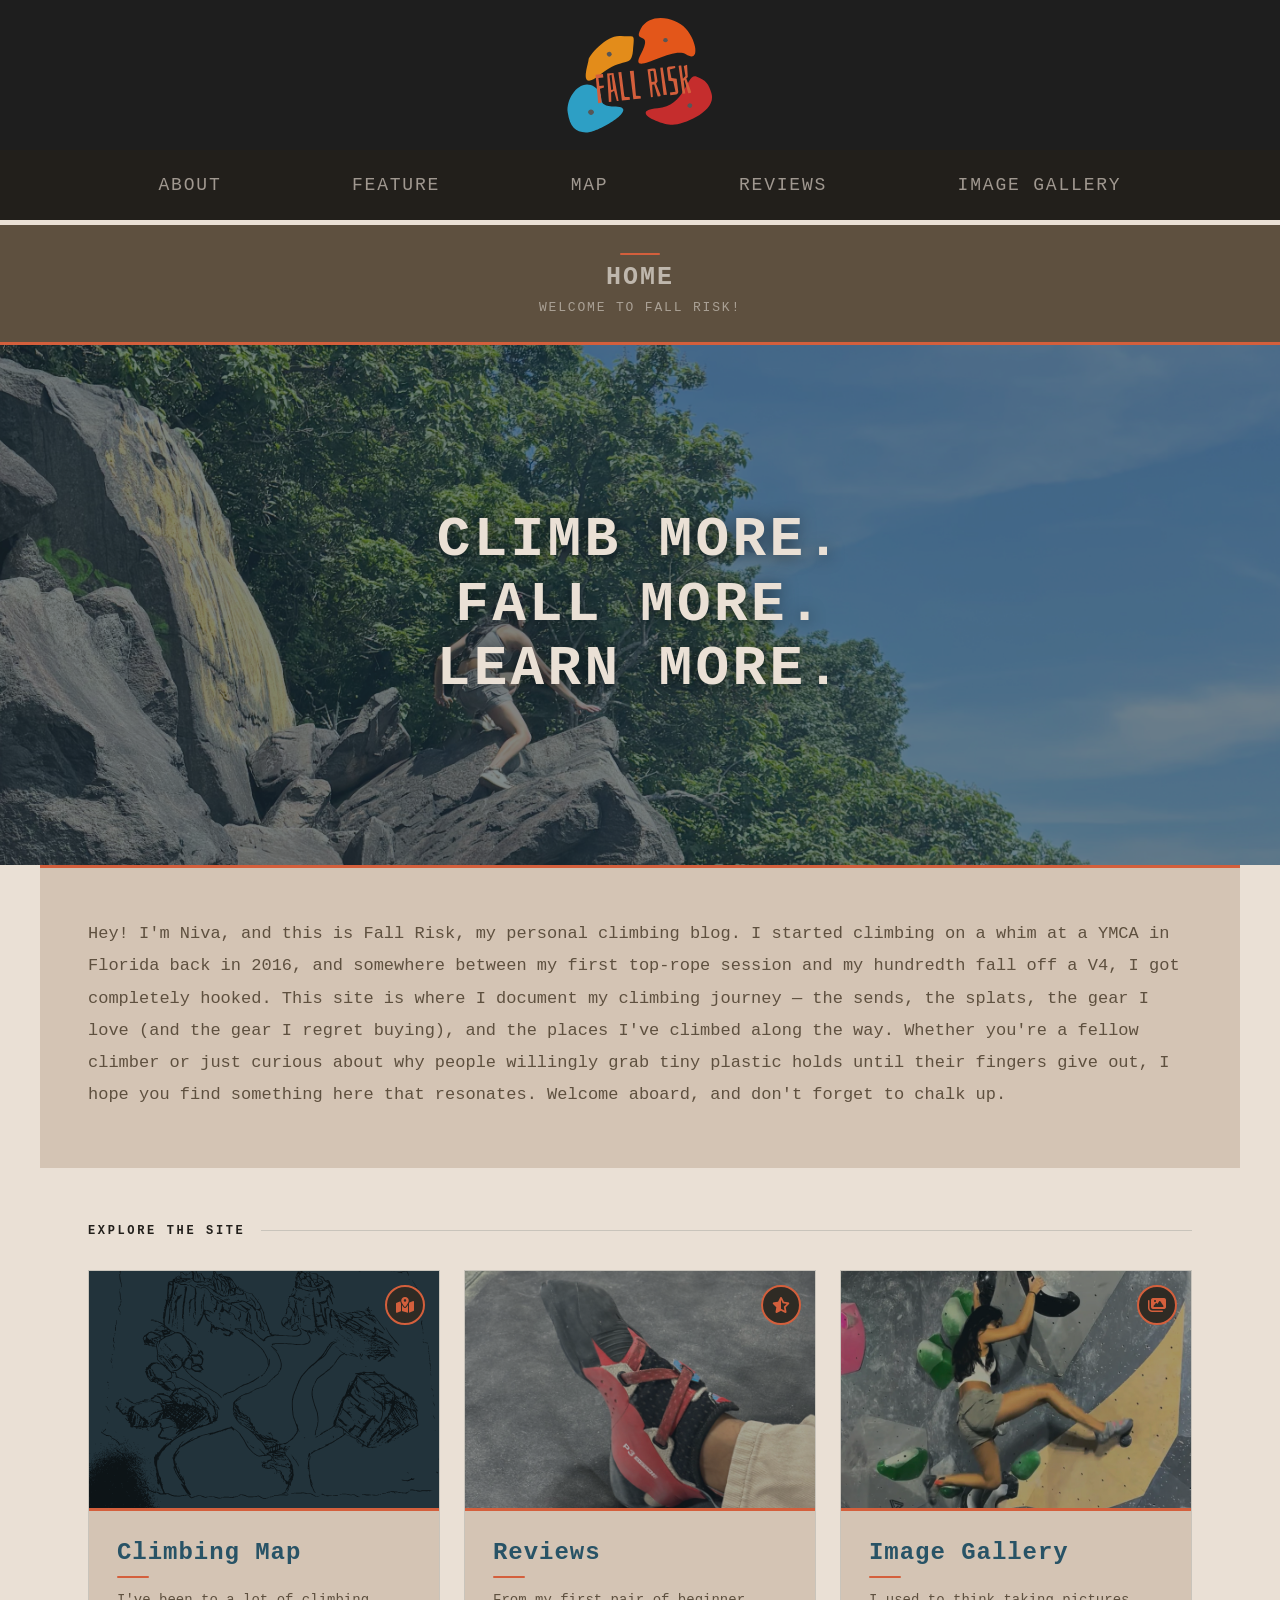
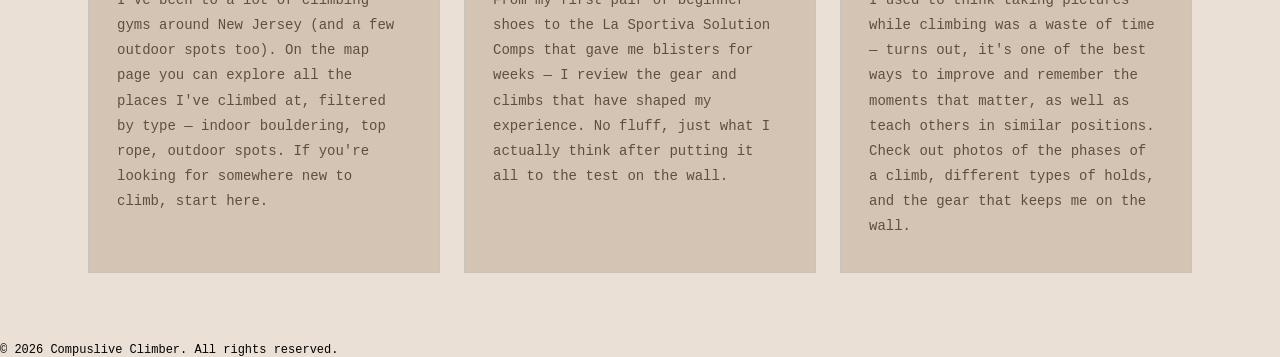
<file: index.html>
<!DOCTYPE html>
<html lang="en">

<head>
    <meta charset="UTF-8" />
    <meta name="viewport" content="width=device-width, initial-scale=1.0" />
    <link rel="stylesheet" href="styles.css">
    <link rel="stylesheet" href="https://cdnjs.cloudflare.com/ajax/libs/font-awesome/6.5.1/css/all.min.css">
    <title>Fall Risk</title>
</head>

<body>
    <div class="page-top">

        <div class="block block-logo" style="grid-area: logo">
            <a href="index.html"><img src="imgs/Untitled.svg" alt="Logo" class="logo-img" /></a>
        </div>

        <nav class="nav-bar" style="grid-area: nav;">
            <div class="nav-links">
                <a class="nav-link" href="about.html">About</a>
                <a class="nav-link" href="feature.html">Feature</a>
                <a class="nav-link" href="map.html">Map</a>
                <a class="nav-link" href="reviews.html">Reviews</a>
                <a class="nav-link" href="imagegallery.html">Image Gallery</a>
            </div>
        </nav>

        <div class="block block-header" style="grid-area: header">
            <div class="header-rule"></div>
            <span class="title" style="font-size:25px; opacity:.7;">Home</span>
            <span class="subtitle">Welcome to Fall Risk!</span>
        </div>

    </div>

    <main>
        <section class="home-lead">
            <div class="lead-banner">
                <img src="imgs/homebanner.png" alt="Climbing banner — replace with your own image" />
                <div class="lead-overlay">
                    <h1 class="lead-primary">Climb More.<br>Fall More.<br>Learn More.</h1>
                </div>
            </div>

            <div class="lead-intro">
                <p>
                    Hey! I'm Niva, and this is Fall Risk, my personal climbing blog. I started climbing on a whim
                    at a YMCA in Florida back in 2016, and somewhere between my first top-rope session and my hundredth
                    fall off a V4, I got completely hooked. This site is where I document my climbing journey — the
                    sends,
                    the splats, the gear I love (and the gear I regret buying), and the places I've climbed along the
                    way.
                    Whether you're a fellow climber or just curious about why people willingly grab tiny plastic holds
                    until their fingers give out, I hope you find something here that resonates. Welcome aboard, and
                    don't forget to chalk up.
                </p>
            </div>
        </section>
        <section class="home-showcase">
            <div class="showcase-heading">Explore the Site</div>
            <div class="showcase-grid">

                <a href="map.html" class="showcase-card">
                    <div class="showcase-img-wrap">
                        <img src="imgs/map.svg" alt="Interactive climbing map preview" />
                        <span class="showcase-badge"><i class="fa-solid fa-map-location-dot"></i></span>
                    </div>
                    <div class="showcase-text">
                        <h3>Climbing Map</h3>
                        <div class="showcase-rule"></div>
                        <p>I've been to a lot of climbing gyms around New Jersey (and a few outdoor spots too). On
                            the map page you can explore all the places I've climbed at, filtered by type — indoor
                            bouldering, top rope, outdoor spots. If you're looking for somewhere new to climb, start
                            here.</p>
                    </div>
                </a>
                <a href="reviews.html" class="showcase-card">
                    <div class="showcase-img-wrap">
                        <img src="imgs/shoereview.jpg" alt="Climbing gear reviews preview" />
                        <span class="showcase-badge"><i class="fa-solid fa-star-half-stroke"></i></span>
                    </div>
                    <div class="showcase-text">
                        <h3>Reviews</h3>
                        <div class="showcase-rule"></div>
                        <p>From my first pair of beginner shoes to the La Sportiva Solution Comps that gave me blisters
                            for weeks — I review the gear and climbs that have shaped my experience. No
                            fluff, just what I actually think after putting it all to the test on the wall.</p>
                    </div>
                </a>
                <a href="imagegallery.html" class="showcase-card">
                    <div class="showcase-img-wrap">
                        <img src="imgs/group1-2.jpg" alt="Image gallery preview" />
                        <span class="showcase-badge"><i class="fa-solid fa-images"></i></span>
                    </div>
                    <div class="showcase-text">
                        <h3>Image Gallery</h3>
                        <div class="showcase-rule"></div>
                        <p>I used to think taking pictures while climbing was a waste of time — turns out, it's one of
                            the best ways to improve and remember the moments that matter, as well as teach others in
                            similar positions. Check out photos of the
                            phases of a climb, different types of holds, and the gear that keeps me on the wall.</p>
                    </div>
                </a>
            </div>
        </section>
    </main>
    <footer>
        <p>&copy; 2026 Compuslive Climber. All rights reserved.</p>
    </footer>
</body>

</html>
</file>
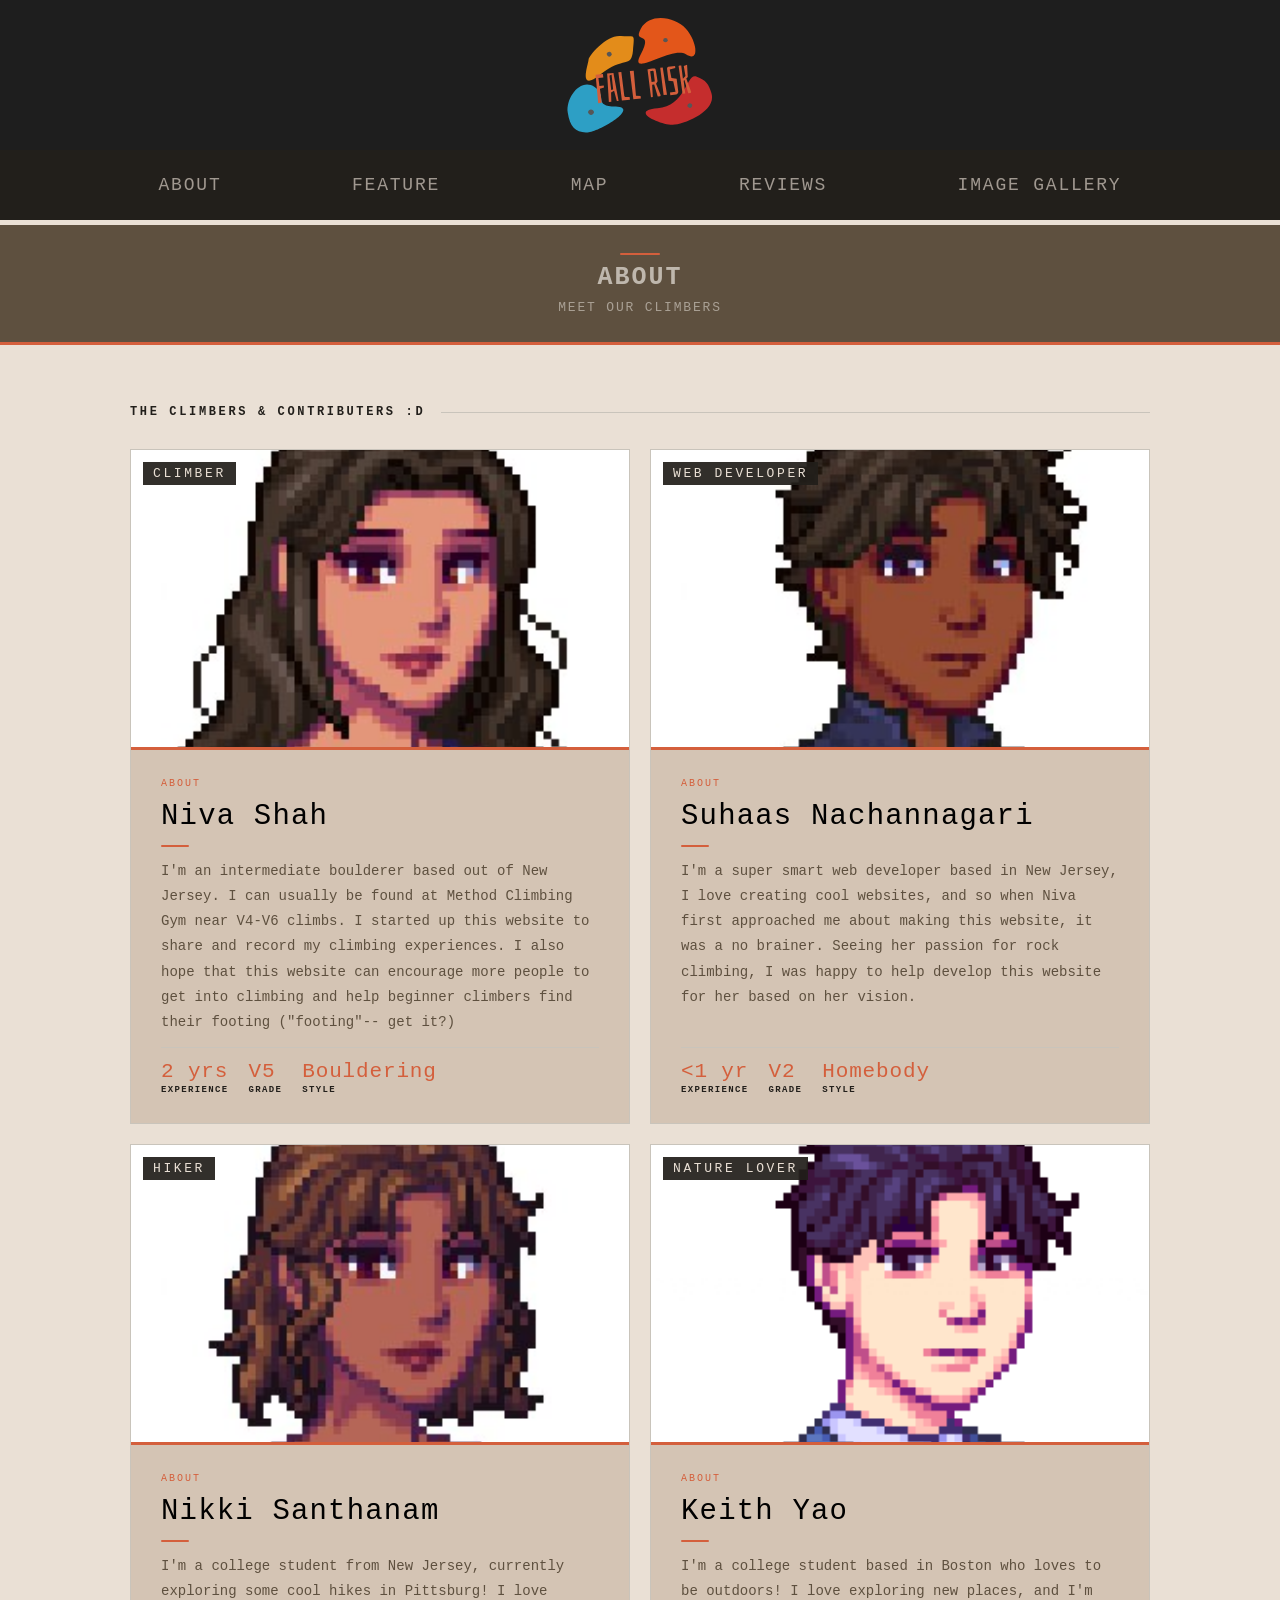
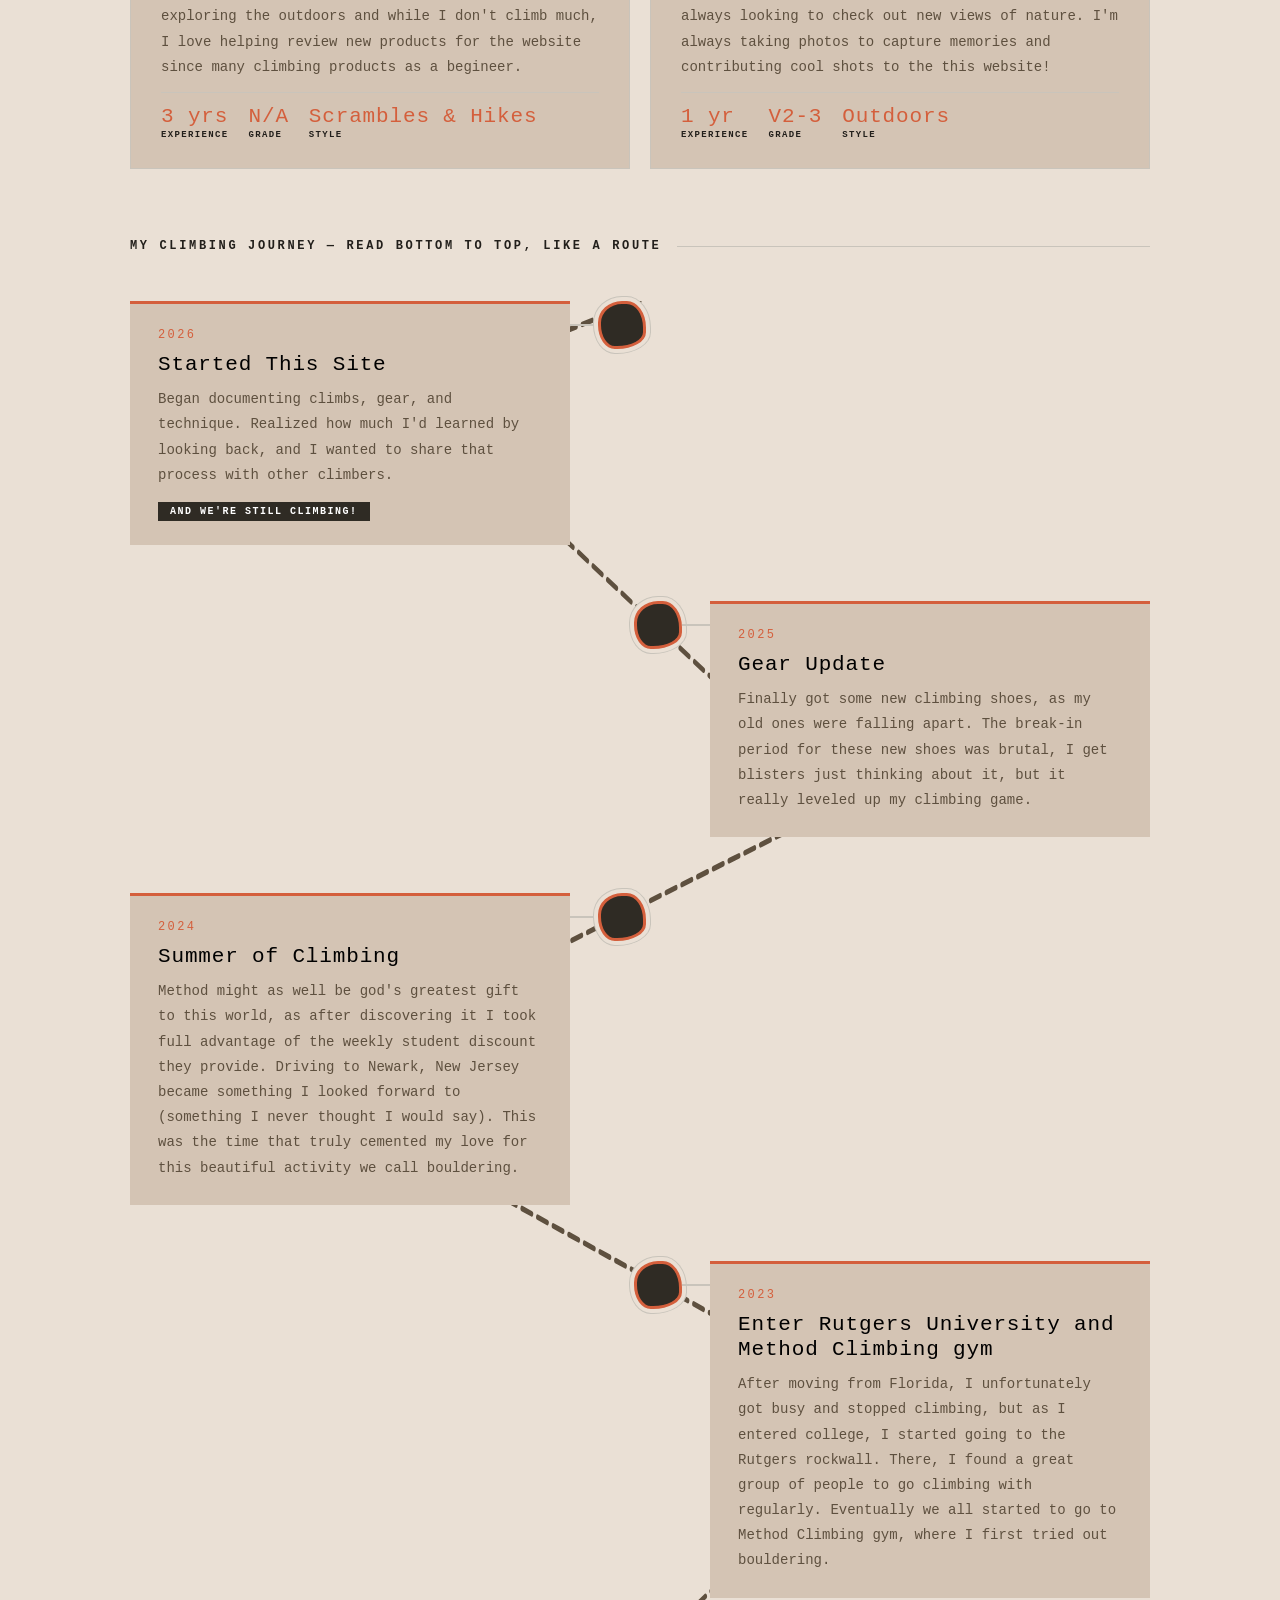
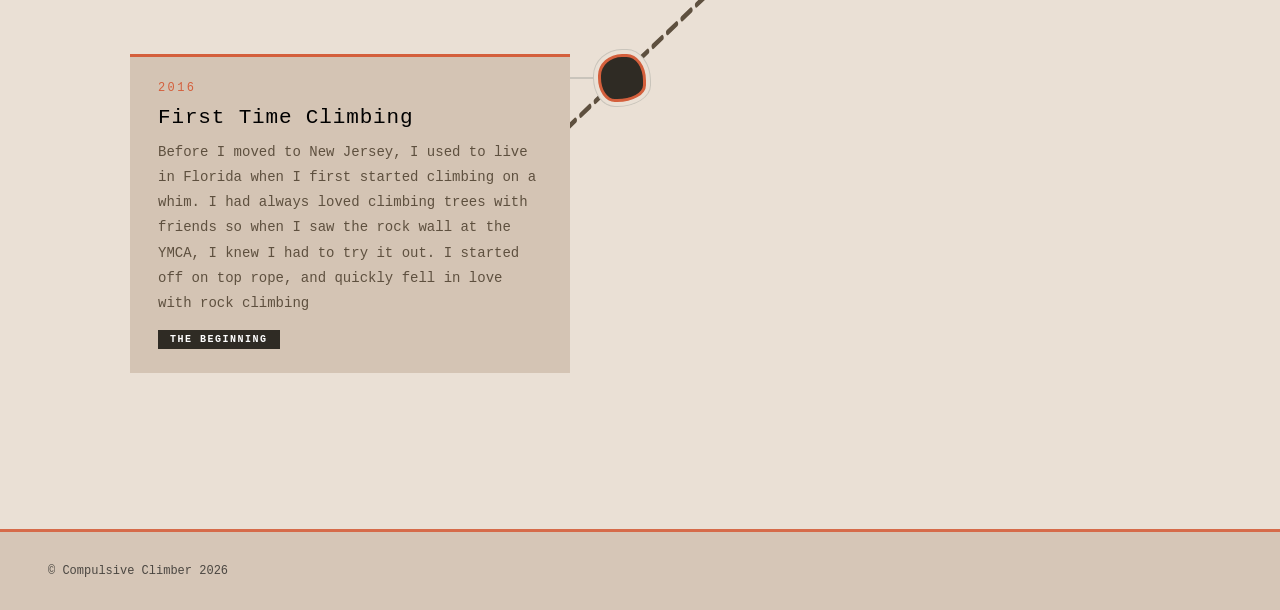
<file: about.html>
<!DOCTYPE html>
<html lang="en">

<head>
    <meta charset="UTF-8" />
    <meta name="viewport" content="width=device-width, initial-scale=1.0" />
    <link rel="stylesheet" href="styles.css">
    <title>About</title>
</head>

<body>
    <div class="page-top">

        <div class="block block-logo" style="grid-area: logo">
            <a href="index.html"><img src="imgs/Untitled.svg" alt="Logo" class="logo-img" /></a>
        </div>

        <nav class="nav-bar" style="grid-area: nav;">
            <div class="nav-links">
                <a class="nav-link" href="about.html">About</a>
                <a class="nav-link" href="#">Feature</a>
                <a class="nav-link" href="map.html">Map</a>
                <a class="nav-link" href="reviews.html">Reviews</a>
                <a class="nav-link" href="imagegallery.html">Image Gallery</a>
            </div>
        </nav>

        <div class="block block-header" style="grid-area: header">
            <div class="header-rule"></div>
            <span class="title" style="font-size:25px; opacity:.7;">About</span>
            <span class="subtitle">Meet our climbers</span>
        </div>

    </div>
    <div class="about-wrapper">
        <div class="bio-heading">The Climbers & Contributers :D</div>
        <div class="bio-grid">
            <div class="bio-card">
                <div class="bio-img-block">
                    <span class="bio-label">Climber</span>
                    <img src="imgs/about-page1.jpg" alt="Niva" />
                </div>
                <div class="bio-text-block">
                    <span class="bio-tag">About</span>
                    <div class="bio-name">Niva Shah</div>
                    <div class="bio-rule"></div>
                    <p>I'm an intermediate boulderer based out of New Jersey. I can usually be found at Method Climbing
                        Gym near V4-V6 climbs. I started up this website to share and record my climbing experiences. I
                        also hope that this website can encourage more people to get into climbing and help beginner
                        climbers find their footing ("footing"-- get it?) </p>
                    <div class="bio-stats">
                        <div class="bio-stat"><span class="stat-val">2 yrs</span><span
                                class="stat-label">Experience</span></div>
                        <div class="bio-stat"><span class="stat-val">V5</span><span class="stat-label">Grade</span>
                        </div>
                        <div class="bio-stat"><span class="stat-val">Bouldering</span><span
                                class="stat-label">Style</span></div>
                    </div>
                </div>
            </div>
            <div class="bio-card">
                <div class="bio-img-block">
                    <span class="bio-label">Web Developer</span>
                    <img src="imgs/about-page3.jpg" alt="Suhaas Nachannagari" />
                </div>
                <div class="bio-text-block">
                    <span class="bio-tag">About</span>
                    <div class="bio-name">Suhaas Nachannagari</div>
                    <div class="bio-rule"></div>
                    <p>I'm a super smart web developer based in New Jersey, I love creating cool websites, and so
                        when Niva first approached me about making this website, it was a no brainer. Seeing her passion
                        for rock climbing, I was happy to help develop this website for her based on her vision.</p>
                    <div class="bio-stats">
                        <div class="bio-stat"><span class="stat-val">
                                <1 yr </span><span class="stat-label">Experience</span></div>
                        <div class="bio-stat"><span class="stat-val">V2</span><span class="stat-label">Grade</span>
                        </div>
                        <div class="bio-stat"><span class="stat-val">Homebody</span><span
                                class="stat-label">Style</span></div>
                    </div>
                </div>
            </div>
            <div class="bio-card">
                <div class="bio-img-block">
                    <span class="bio-label">Hiker</span>
                    <img src="imgs/about-page2.jpg" alt="Nikki" />
                </div>
                <div class="bio-text-block">
                    <span class="bio-tag">About</span>
                    <div class="bio-name">Nikki Santhanam</div>
                    <div class="bio-rule"></div>
                    <p> I'm a college student from New Jersey, currently exploring some cool hikes in Pittsburg! I love
                        exploring the outdoors and while I don't climb much, I love helping review new products for the
                        website since many climbing products as a begineer. </p>
                    <div class="bio-stats">
                        <div class="bio-stat"><span class="stat-val">3 yrs</span><span
                                class="stat-label">Experience</span></div>
                        <div class="bio-stat"><span class="stat-val">N/A</span><span class="stat-label">Grade</span>
                        </div>
                        <div class="bio-stat"><span class="stat-val">Scrambles & Hikes</span><span
                                class="stat-label">Style</span></div>
                    </div>
                </div>
            </div>
            <div class="bio-card">
                <div class="bio-img-block">
                    <span class="bio-label">Nature Lover</span>
                    <img src="imgs/about-page4.png" alt="Keith" />
                </div>
                <div class="bio-text-block">
                    <span class="bio-tag">About</span>
                    <div class="bio-name">Keith Yao</div>
                    <div class="bio-rule"></div>
                    <p>I'm a college student based in Boston who loves to be outdoors! I love exploring new places, and
                        I'm always looking to check out new views of nature. I'm always taking photos to capture
                        memories and contributing cool shots to the this website!</p>
                    <div class="bio-stats">
                        <div class="bio-stat"><span class="stat-val">1 yr</span><span
                                class="stat-label">Experience</span></div>
                        <div class="bio-stat"><span class="stat-val">V2-3</span><span class="stat-label">Grade</span>
                        </div>
                        <div class="bio-stat"><span class="stat-val">Outdoors</span><span
                                class="stat-label">Style</span></div>
                    </div>
                </div>
            </div>
        </div>
        <div class="timeline-section">
            <div class="timeline-heading">My Climbing Journey — read bottom to top, like a route</div>
            <div class="climb-wall">
                <svg class="climb-rope" preserveAspectRatio="none" viewBox="0 0 1000 900"
                    xmlns="http://www.w3.org/2000/svg">
                    <polyline points="500,0 275,50 700,270 160,420 750,600 100,940" fill="none" stroke="#5e503f"
                        stroke-width="3" stroke-dasharray="10 6" stroke-linecap="round" />
                </svg>
                <div class="climb-event left">
                    <div class="event-content">
                        <span class="event-year">2026</span>
                        <div class="event-title">Started This Site</div>
                        <p class="event-body">Began documenting climbs, gear, and technique. Realized how much I'd
                            learned by looking back, and I wanted to share that process with other climbers.</p>
                        <span class="grade-badge">And We're Still Climbing!</span>
                    </div>
                    <div class="event-connector"></div>
                    <div class="hold jug" title="Jug hold"></div>
                </div>
                <div class="climb-event right">
                    <div class="hold pinch" title="Pinch hold"></div>
                    <div class="event-connector"></div>
                    <div class="event-content">
                        <span class="event-year">2025</span>
                        <div class="event-title">Gear Update</div>
                        <p class="event-body">Finally got some new climbing shoes, as my old ones were falling apart.
                            The break-in period for these new shoes was brutal, I get blisters just thinking about it,
                            but it really leveled up my climbing game.</p>
                    </div>
                </div>
                <div class="climb-event left">
                    <div class="event-content">
                        <span class="event-year">2024</span>
                        <div class="event-title">Summer of Climbing</div>
                        <p class="event-body"> Method might as well be god's greatest gift to this world, as after
                            discovering
                            it I took full advantage of the weekly student discount they provide. Driving to Newark, New
                            Jersey
                            became something
                            I looked forward to (something I never thought I would say). This was the time that truly
                            cemented my love
                            for this beautiful activity we call bouldering.
                        </p>
                    </div>
                    <div class="event-connector"></div>
                    <div class="hold sloper" title="Sloper hold"></div>
                </div>
                <div class="climb-event right">
                    <div class="hold crimp" title="Crimp hold"></div>
                    <div class="event-connector"></div>
                    <div class="event-content">
                        <span class="event-year">2023</span>
                        <div class="event-title">Enter Rutgers University and Method Climbing gym</div>
                        <p class="event-body">After moving from Florida, I unfortunately got busy and stopped climbing,
                            but as I entered college, I started going to the Rutgers rockwall. There, I found a great
                            group of people to go climbing with regularly. Eventually we all started to go to Method
                            Climbing gym, where I first tried out bouldering. </p>
                    </div>
                </div>
                <div class="climb-event left">
                    <div class="event-content">
                        <span class="event-year">2016</span>
                        <div class="event-title">First Time Climbing</div>
                        <p class="event-body">Before I moved to New Jersey, I used to live in Florida when I first
                            started climbing on a whim. I had always loved climbing trees with friends so when I saw the
                            rock wall at the YMCA, I knew I had to try it out. I started off on top rope, and quickly
                            fell in love with rock climbing</p>
                        <span class="grade-badge">The Beginning</span>
                    </div>
                    <div class="event-connector"></div>
                    <div class="hold pocket" title="Pocket hold"></div>
                </div>
                <div class="climb-start">
                    <span class="start-label"> </span>
                </div>

            </div>
        </div>
    </div>
    <footer>
        <div  class="block block-content" style="grid-area: footer"> © Compulsive Climber 2026
        </div>
    </footer>
</body>

</html>
</file>
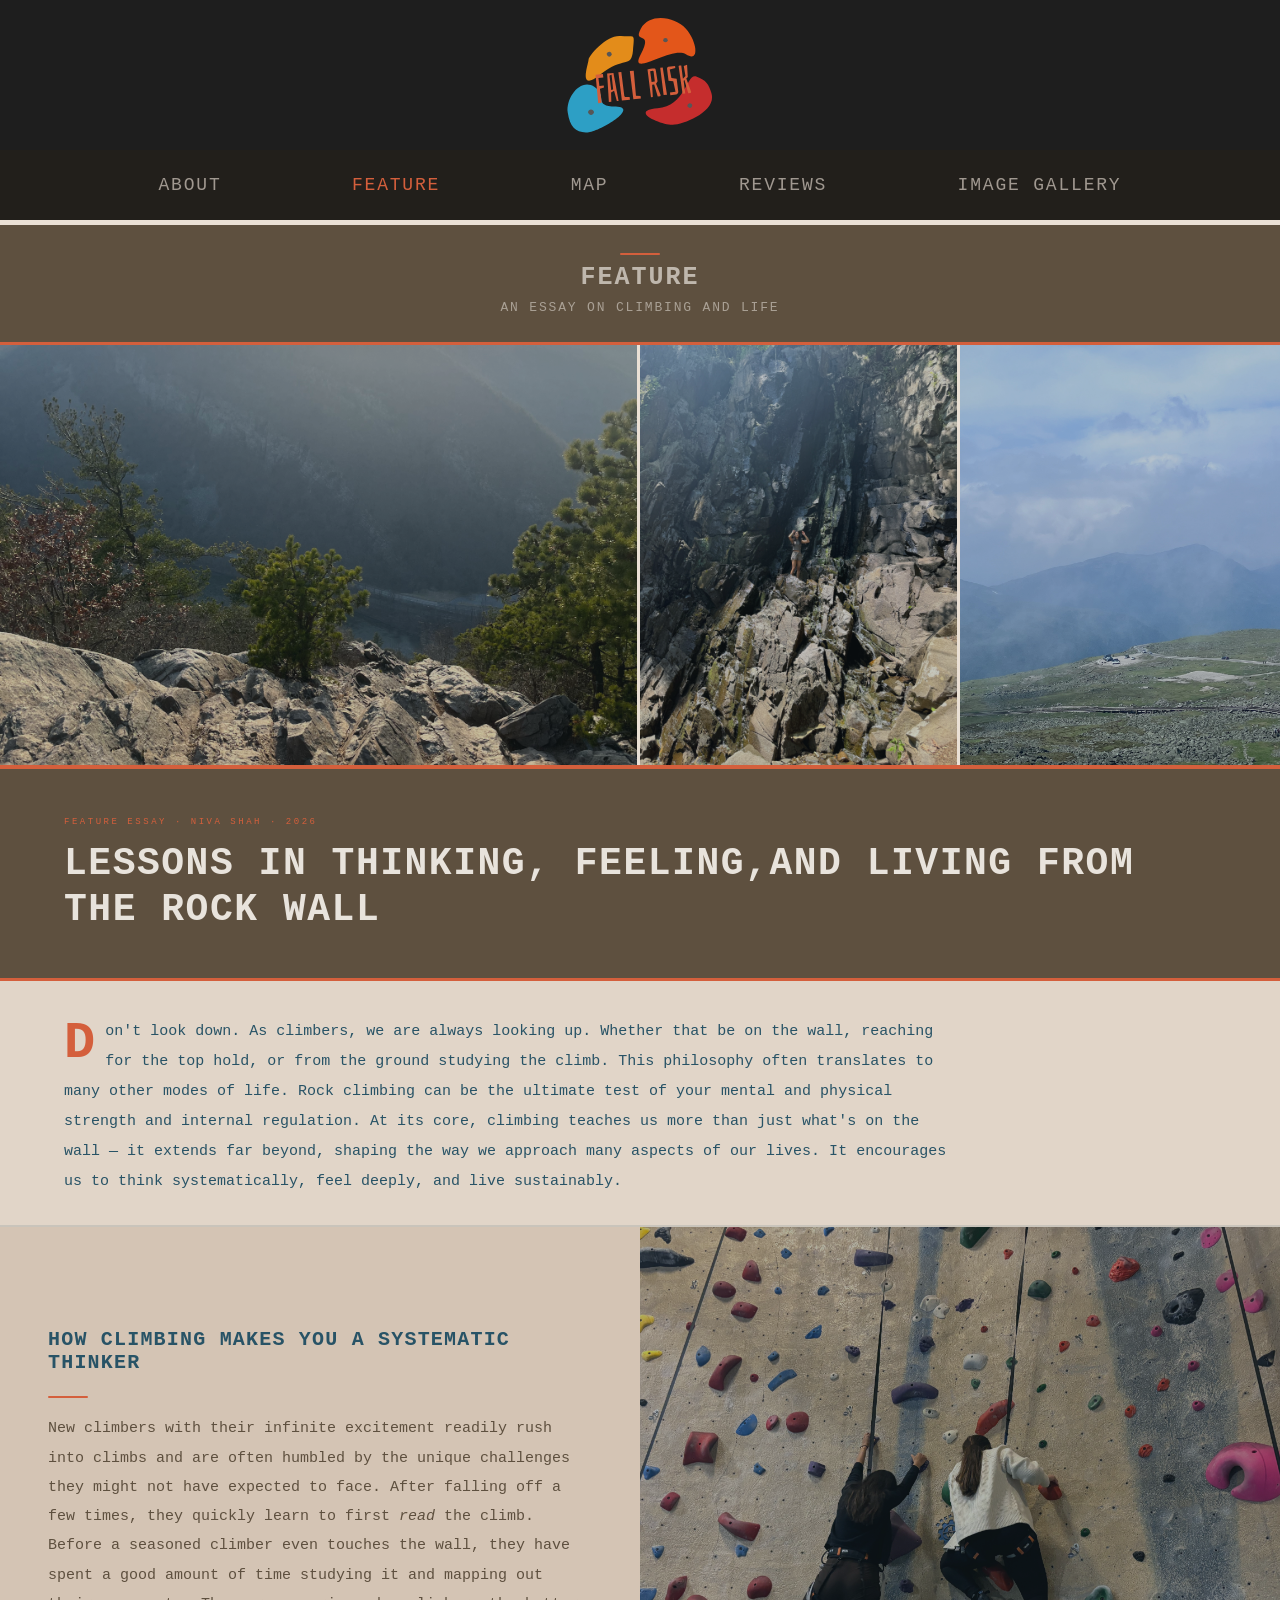
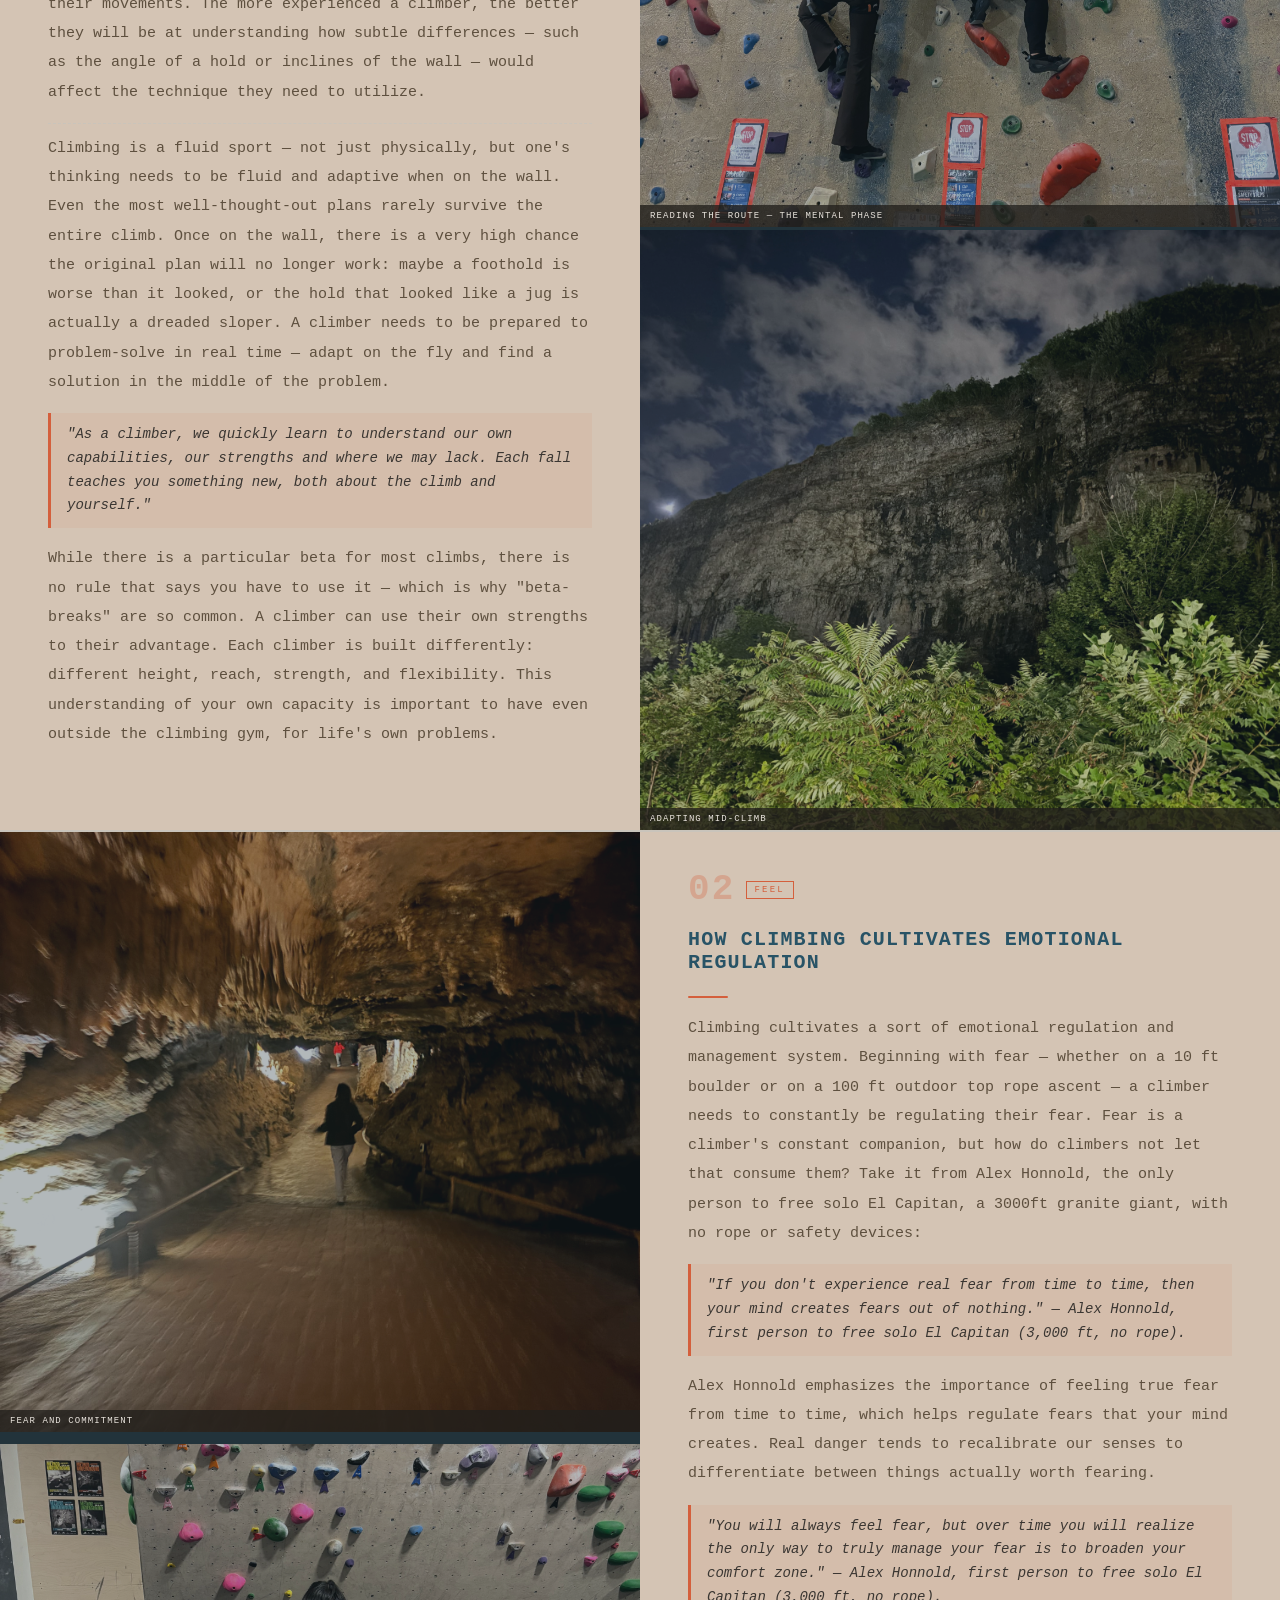
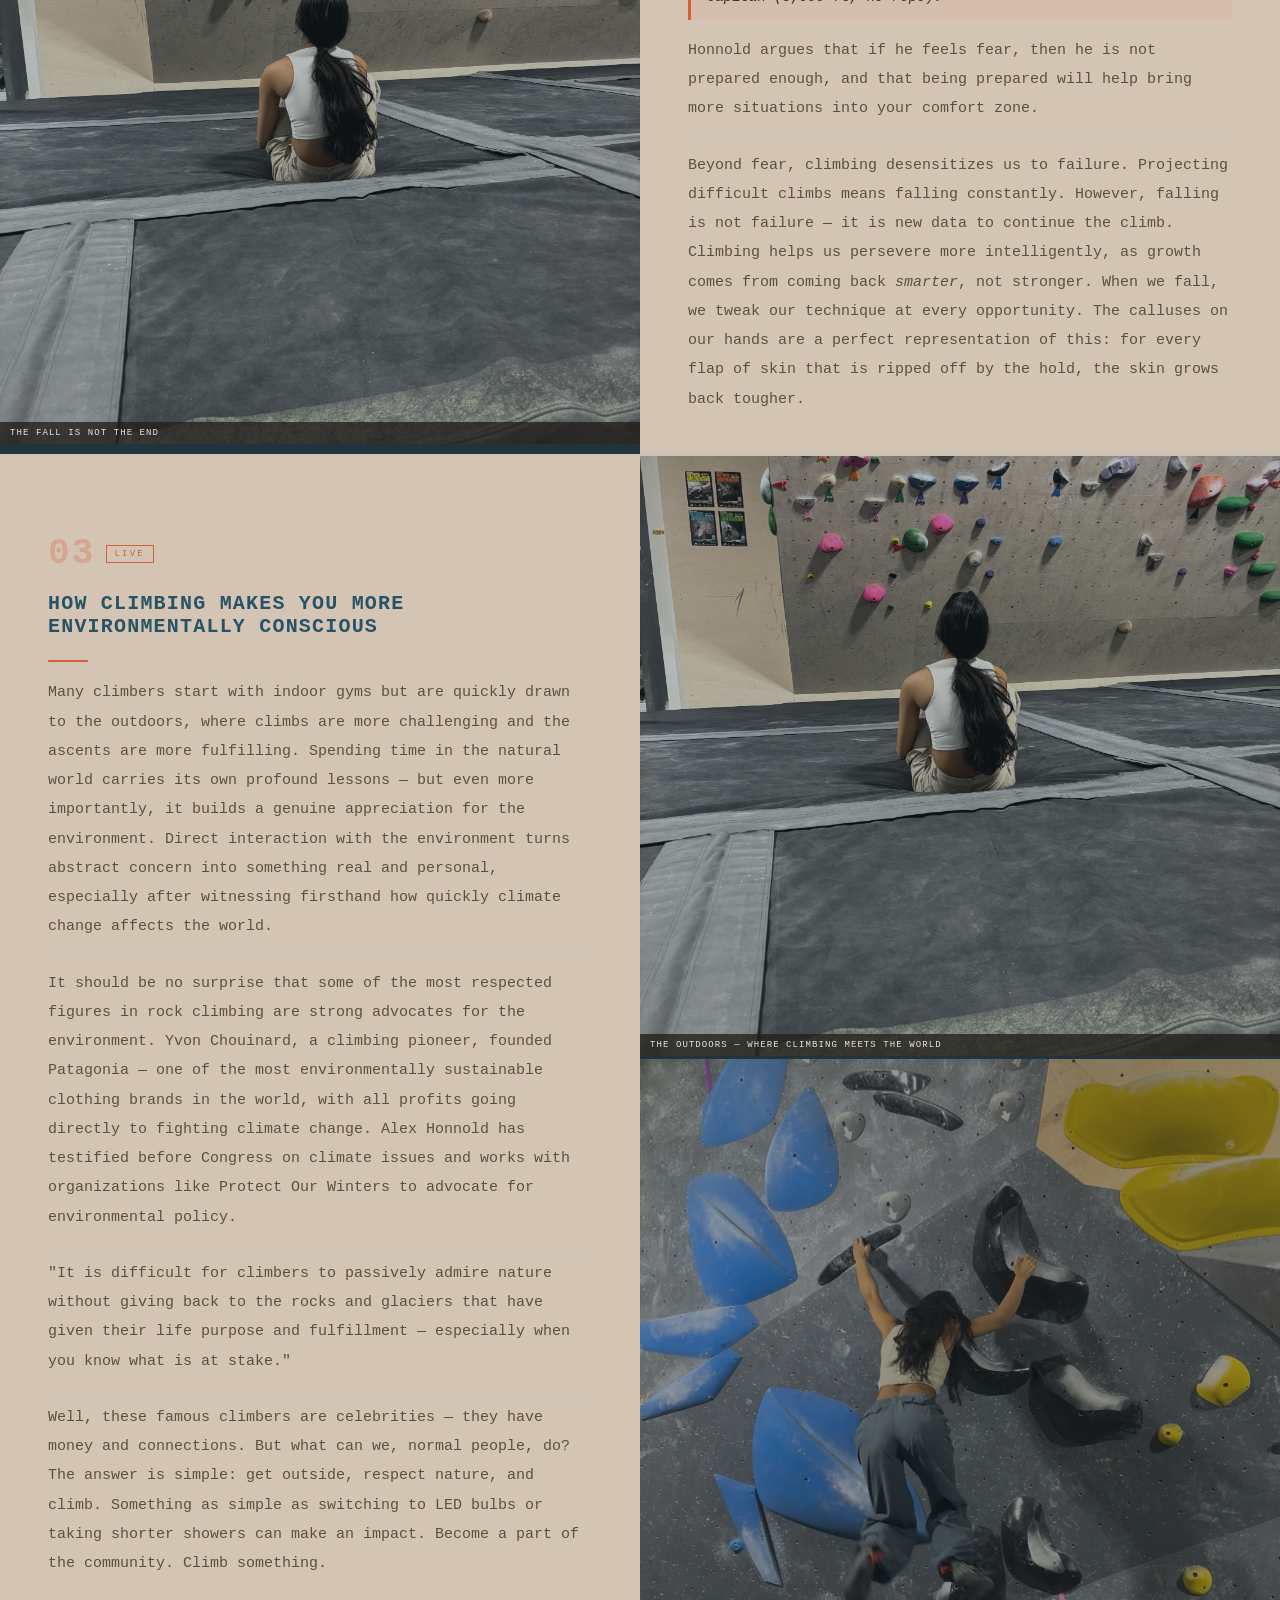
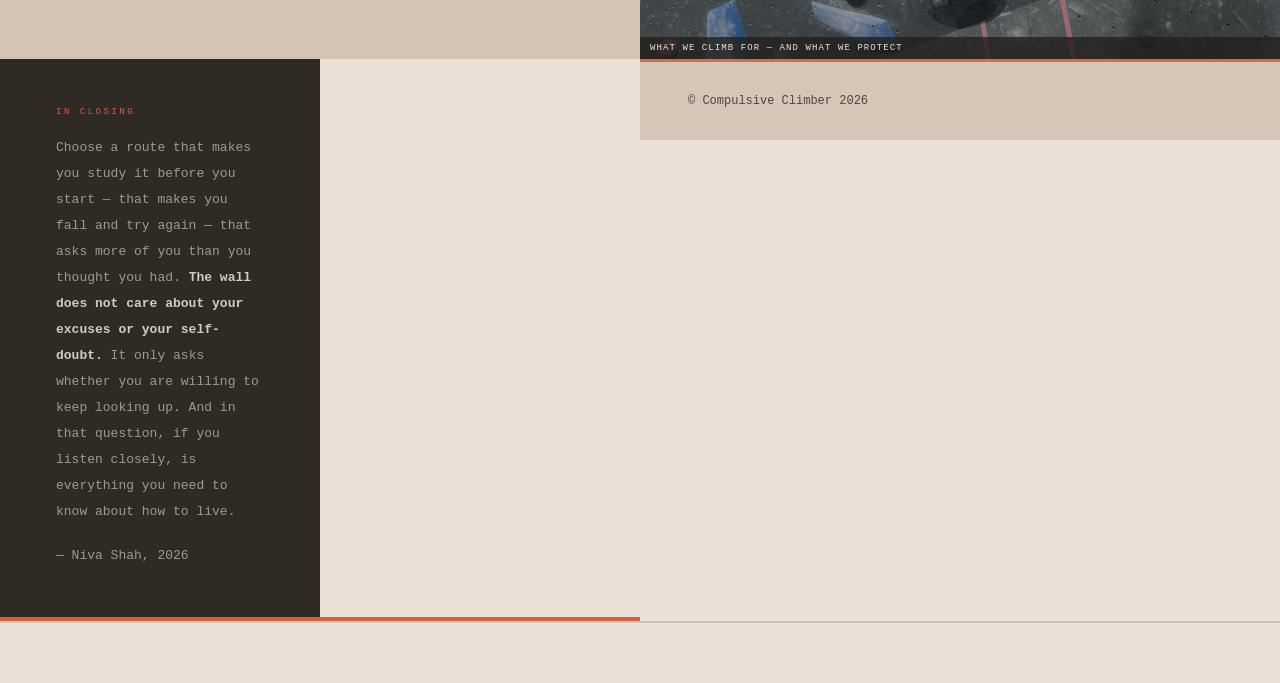
<file: feature.html>
<!DOCTYPE html>
<html lang="en">
<head>
    <meta charset="UTF-8" />
    <meta name="viewport" content="width=device-width, initial-scale=1.0" />
    <link rel="stylesheet" href="styles.css">
    <title>Feature — Lessons from the Wall</title>
   
</head>

<body>
<div class="page-top">

    <div class="block block-logo" style="grid-area: logo">
        <a href="index.html"><img src="imgs/Untitled.svg" alt="Logo" class="logo-img" /></a>
    </div>

    <nav class="nav-bar" style="grid-area: nav;">
        <div class="nav-links">
            <a class="nav-link" href="about.html">About</a>
            <a class="nav-link" href="feature.html" style="color: var(--accent);">Feature</a>
            <a class="nav-link" href="map.html">Map</a>
            <a class="nav-link" href="reviews.html">Reviews</a>
            <a class="nav-link" href="imagegallery.html">Image Gallery</a>
        </div>
    </nav>

    <div class="block block-header" style="grid-area: header">
        <div class="header-rule"></div>
        <span class="title" style="font-size:25px; opacity:.7;">Feature</span>
        <span class="subtitle">An essay on climbing and life</span>
    </div>

</div>

<div class="feature-wrapper">
    <div class="feature-hero">

        <div class="hero-slot">
                <img class="hero-img" src="imgs/IMG_0046.JPG" alt="...">
>

        </div>

        <div class="hero-slot">
                <img class="hero-img" src="imgs/IMG_2108.JPG" alt="...">

        </div>

        <div class="hero-slot">
                <img class="hero-img" src="imgs/IMG_2851.JPG" alt="...">

        </div>

    </div>
    <div class="feature-title-block">
        <div class="feature-kicker">Feature Essay · Niva Shah · 2026</div>
        <div class="feature-title">
            Lessons in Thinking, Feeling,and Living from the Rock Wall
        </div>
    </div>

    <div class="feature-intro">
        <p>
            Don't look down. As climbers, we are always looking up. Whether that be on the wall,
            reaching for the top hold, or from the ground studying the climb. This philosophy often
            translates to many other modes of life. Rock climbing can be the ultimate test of your
            mental and physical strength and internal regulation. At its core, climbing teaches us more
            than just what's on the wall — it extends far beyond, shaping the way we approach many
            aspects of our lives. It encourages us to think systematically, feel deeply, and live sustainably.
        </p>
    </div>
    <div class="feature-section">

        <div class="section-text">
            <div class="section-label">
           
            </div>
            <div class="section-heading">How Climbing Makes You a Systematic Thinker</div>
            <div class="header-rule"></div>

            <p>
                New climbers with their infinite excitement readily rush into climbs and are often
                humbled by the unique challenges they might not have expected to face. After falling
                off a few times, they quickly learn to first <em>read</em> the climb. Before a seasoned
                climber even touches the wall, they have spent a good amount of time studying it and
                mapping out their movements. The more experienced a climber, the better they will be at
                understanding how subtle differences — such as the angle of a hold or inclines of the
                wall — would affect the technique they need to utilize.
            </p>

            <p>
                Climbing is a fluid sport — not just physically, but one's thinking needs to be fluid
                and adaptive when on the wall. Even the most well-thought-out plans rarely survive the
                entire climb. Once on the wall, there is a very high chance the original plan will no
                longer work: maybe a foothold is worse than it looked, or the hold that looked like a
                jug is actually a dreaded sloper. A climber needs to be prepared to problem-solve in
                real time — adapt on the fly and find a solution in the middle of the problem.
            </p>

            <div class="pull-quote">
                "As a climber, we quickly learn to understand our own capabilities, our strengths and
                where we may lack. Each fall teaches you something new, both about the climb and yourself."
            </div>

            <p>
                While there is a particular beta for most climbs, there is no rule that says you have
                to use it — which is why "beta-breaks" are so common. A climber can use their own
                strengths to their advantage. Each climber is built differently: different height, reach,
                strength, and flexibility. This understanding of your own capacity is important to have
                even outside the climbing gym, for life's own problems.
            </p>
        </div>

        <div class="section-images">
            <div class="img-slot">
                    <img class="hero-img" src="imgs/IMG_4330.JPG" alt="...">

                <div class="slot-caption">Reading the route — the mental phase</div>
            </div>
            <div class="img-slot">
                    <img class="hero-img" src="imgs/IMG_6488.jpg" alt="...">

                <div class="slot-caption">Adapting mid-climb</div>
            </div>
        </div>

    </div>

    <div class="feature-section reverse">

        <div class="section-text">
            <div class="section-label">
                <span class="section-num">02</span>
                <span class="section-tag">Feel</span>
            </div>
            <div class="section-heading">How Climbing Cultivates Emotional Regulation</div>
            <div class="header-rule"></div>

            <p>
                Climbing cultivates a sort of emotional regulation and management system. Beginning with
                fear — whether on a 10 ft boulder or on a 100 ft outdoor top rope ascent — a climber
                needs to constantly be regulating their fear. Fear is a climber's constant companion,
                but how do climbers not let that consume them?  Take it from Alex Honnold, the only person to free solo El Capitan, a 3000ft granite giant, with no rope or safety devices:
            </p>

            <div class="pull-quote">
                "If you don't experience real fear from time to time, then your mind creates fears
                out of nothing." — Alex Honnold, first person to free solo El Capitan (3,000 ft, no rope).
            </div>

            <p>
                Alex Honnold emphasizes the importance of feeling true fear from time to time, which helps regulate fears that your mind creates. Real danger tends to recalibrate our senses to differentiate between things actually worth fearing. 
            </p>

            <div class="pull-quote">
                "You will always feel fear, but over time you will realize the only way to truly manage your fear is to broaden your comfort zone." — Alex Honnold, first person to free solo El Capitan (3,000 ft, no rope).
            </div>
            <p>
                Honnold argues that if he feels fear, then he is not  prepared enough, and that being prepared will help bring more situations into your comfort zone. 
            </p>


            <p>
                Beyond fear, climbing desensitizes us to failure. Projecting difficult climbs means
                falling constantly. However, falling is not failure — it is new data to continue the
                climb. Climbing helps us persevere more intelligently, as growth comes from coming back
                <em>smarter</em>, not stronger. When we fall, we tweak our technique at every
                opportunity. The calluses on our hands are a perfect representation of this: for every
                flap of skin that is ripped off by the hold, the skin grows back tougher.
            </p>
        </div>

        <div class="section-images">
            <div class="img-slot">
                <img src="imgs/IMG_7537.jpg" alt="Controlling fear on the wall">
    

                <div class="slot-caption">Fear and commitment</div>
            </div>
            <div class="img-slot">
                <img src="imgs/IMG_8328.jpg" alt="Controlling fear on the wall" >
  
                <div class="slot-caption">The fall is not the end</div>
            </div>
        </div>

    </div>
    <div class="feature-section">

        <div class="section-text">
            <div class="section-label">
                <span class="section-num">03</span>
                <span class="section-tag">Live</span>
            </div>
            <div class="section-heading">How Climbing Makes You More Environmentally Conscious</div>
            <div class="header-rule"></div>

            <p>
                Many climbers start with indoor gyms but are quickly drawn to the outdoors, where
                climbs are more challenging and the ascents are more fulfilling. Spending time in the
                natural world carries its own profound lessons — but even more importantly, it builds
                a genuine appreciation for the environment. Direct interaction with the environment
                turns abstract concern into something real and personal, especially after witnessing
                firsthand how quickly climate change affects the world.
            </p>

            <p>
                It should be no surprise that some of the most respected figures in rock climbing are
                strong advocates for the environment. Yvon Chouinard, a climbing pioneer, founded
                Patagonia — one of the most environmentally sustainable clothing brands in the world,
                with all profits going directly to fighting climate change. Alex Honnold has testified
                before Congress on climate issues and works with organizations like Protect Our Winters
                to advocate for environmental policy.
            </p>

            <p>
                "It is difficult for climbers to passively admire nature without giving back to the
                rocks and glaciers that have given their life purpose and fulfillment — especially
                when you know what is at stake."
            </p>

            <p>
                Well, these famous climbers are celebrities — they have money and connections. But
                what can we, normal people, do? The answer is simple: get outside, respect nature,
                and climb. Something as simple as switching to LED bulbs or taking shorter showers
                can make an impact. Become a part of the community. Climb something.
            </p>
        </div>

        <div class="section-images">
            <div class="img-slot">
               
                <img src="imgs/IMG_8328.jpg" alt="Controlling fear on the wall">
                <div class="slot-caption">The outdoors — where climbing meets the world</div>
            </div>
            <div class="img-slot">
                <img src="imgs/IMG_8686.jpg" alt="Controlling fear on the wall">
                <div class="img-placeholder">
                <div class="slot-caption">What we climb for — and what we protect</div>
            </div>
        </div>

    </div>

    <div class="feature-closing">
        <div class="closing-text">
            <span class="close-label">In closing</span>
            <p>
                Choose a route that makes you study it before you start — that makes you fall
                and try again — that asks more of you than you thought you had.
                <em>The wall does not care about your excuses or your self-doubt.</em>
                It only asks whether you are willing to keep looking up.
                And in that question, if you listen closely, is everything you need to know
                about how to live.
            </p>
            <p>— Niva Shah, 2026</p>
        </div>
    
    </div>

    <footer>
        <div  class="block block-content" style="grid-area: footer"> © Compulsive Climber 2026
        </div>
    </footer>

</div>

</body>
</html>
</file>
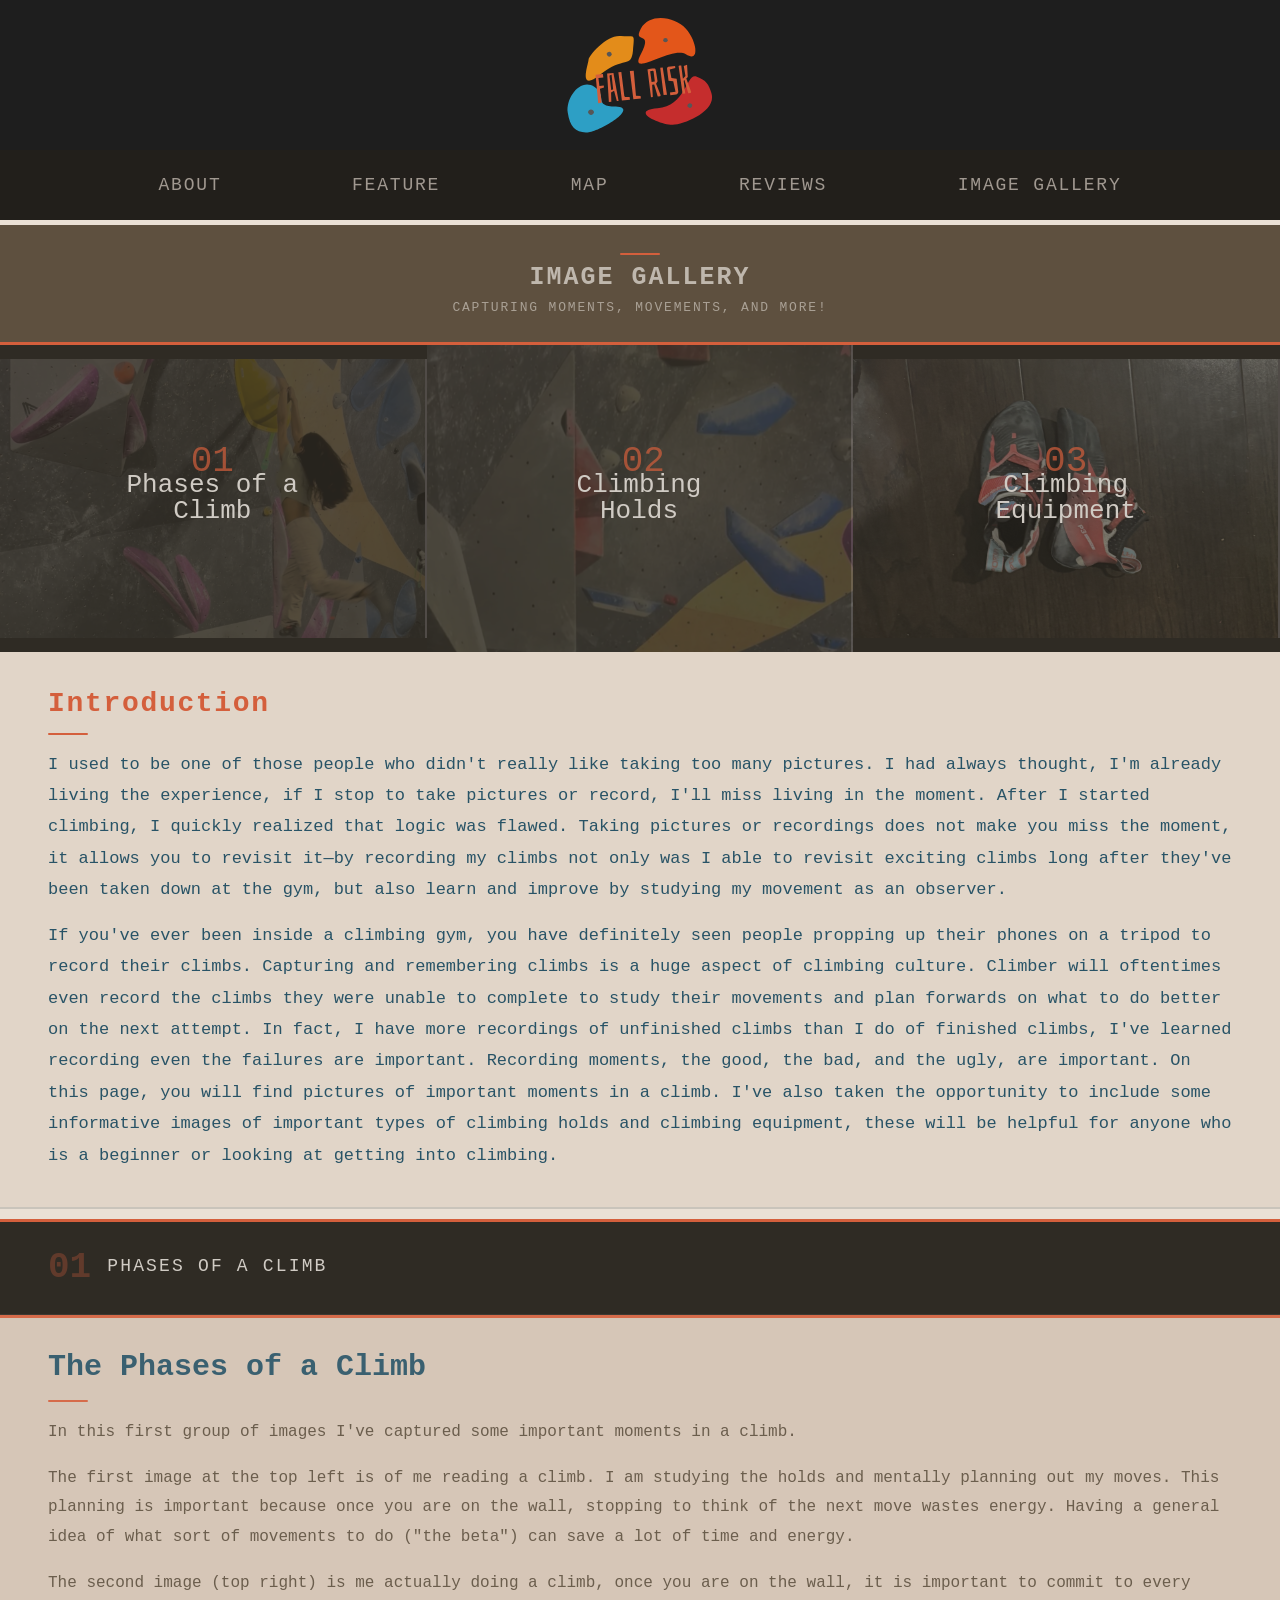
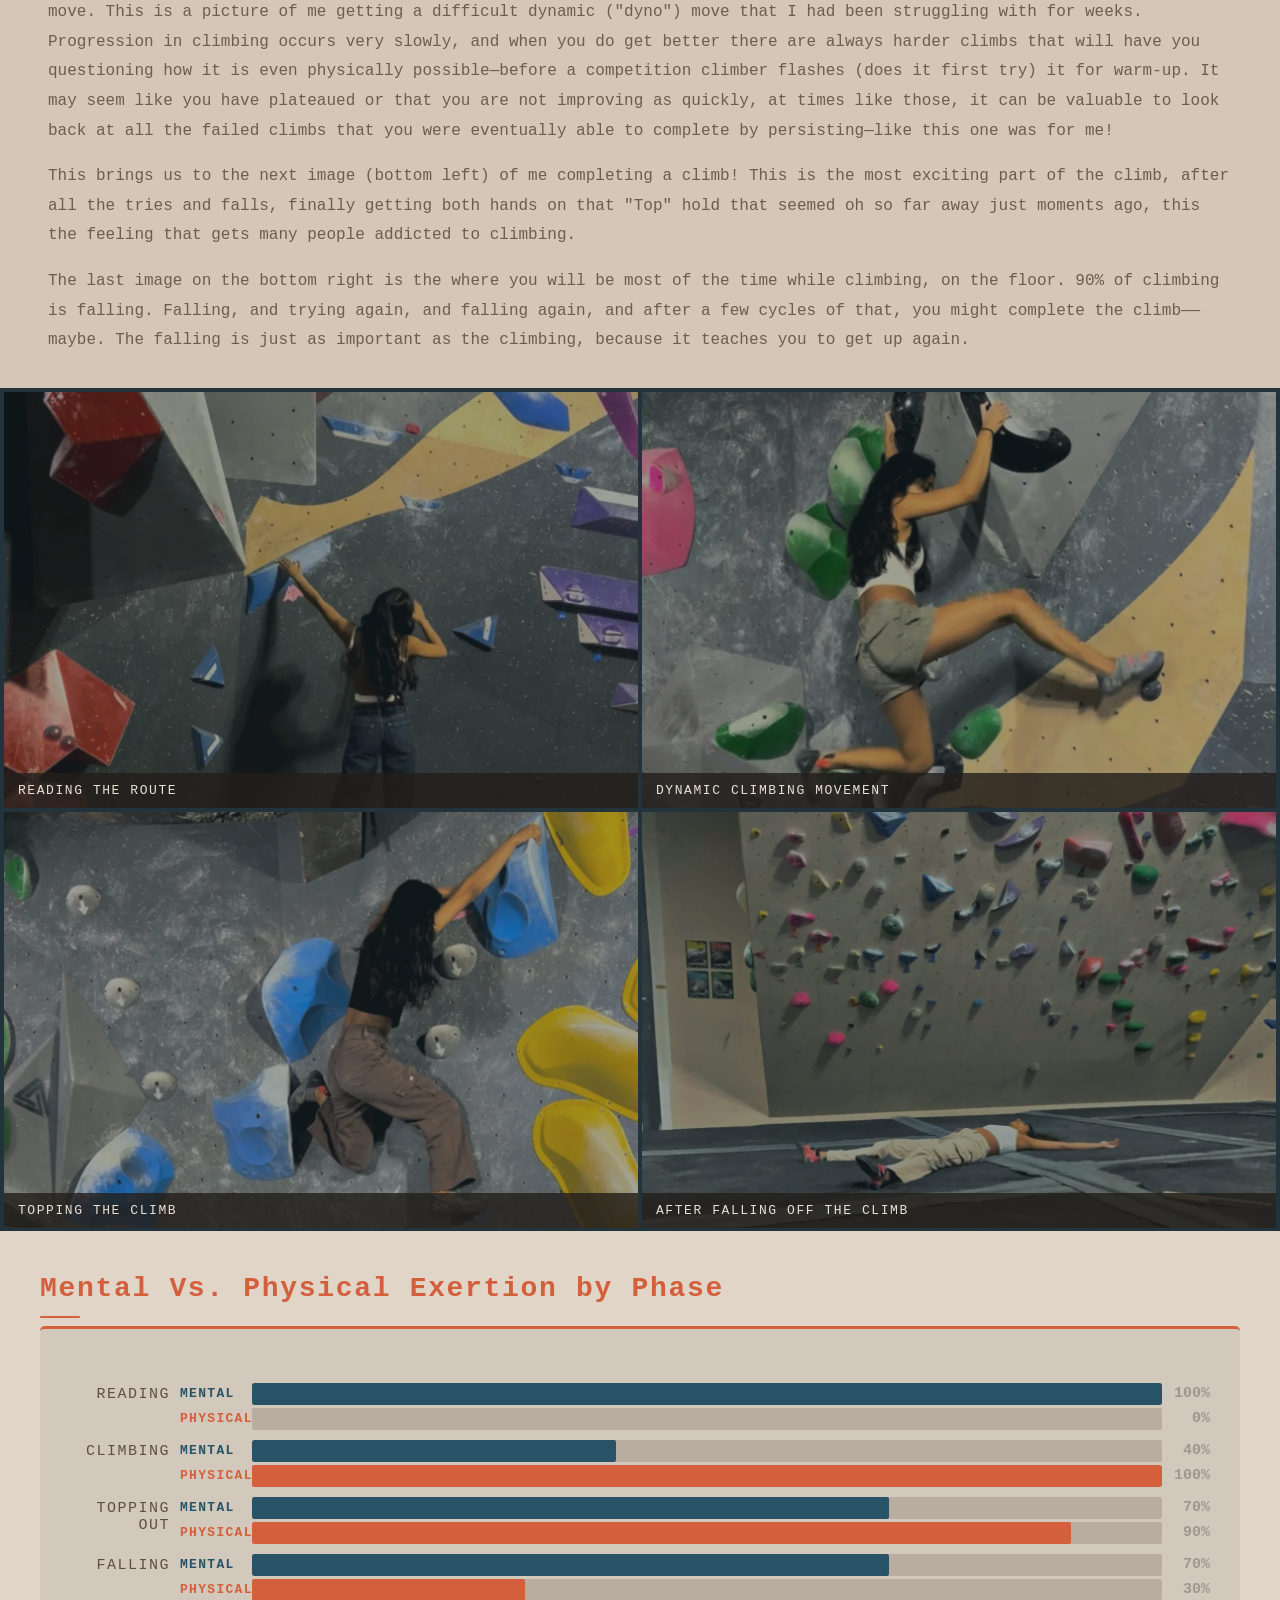
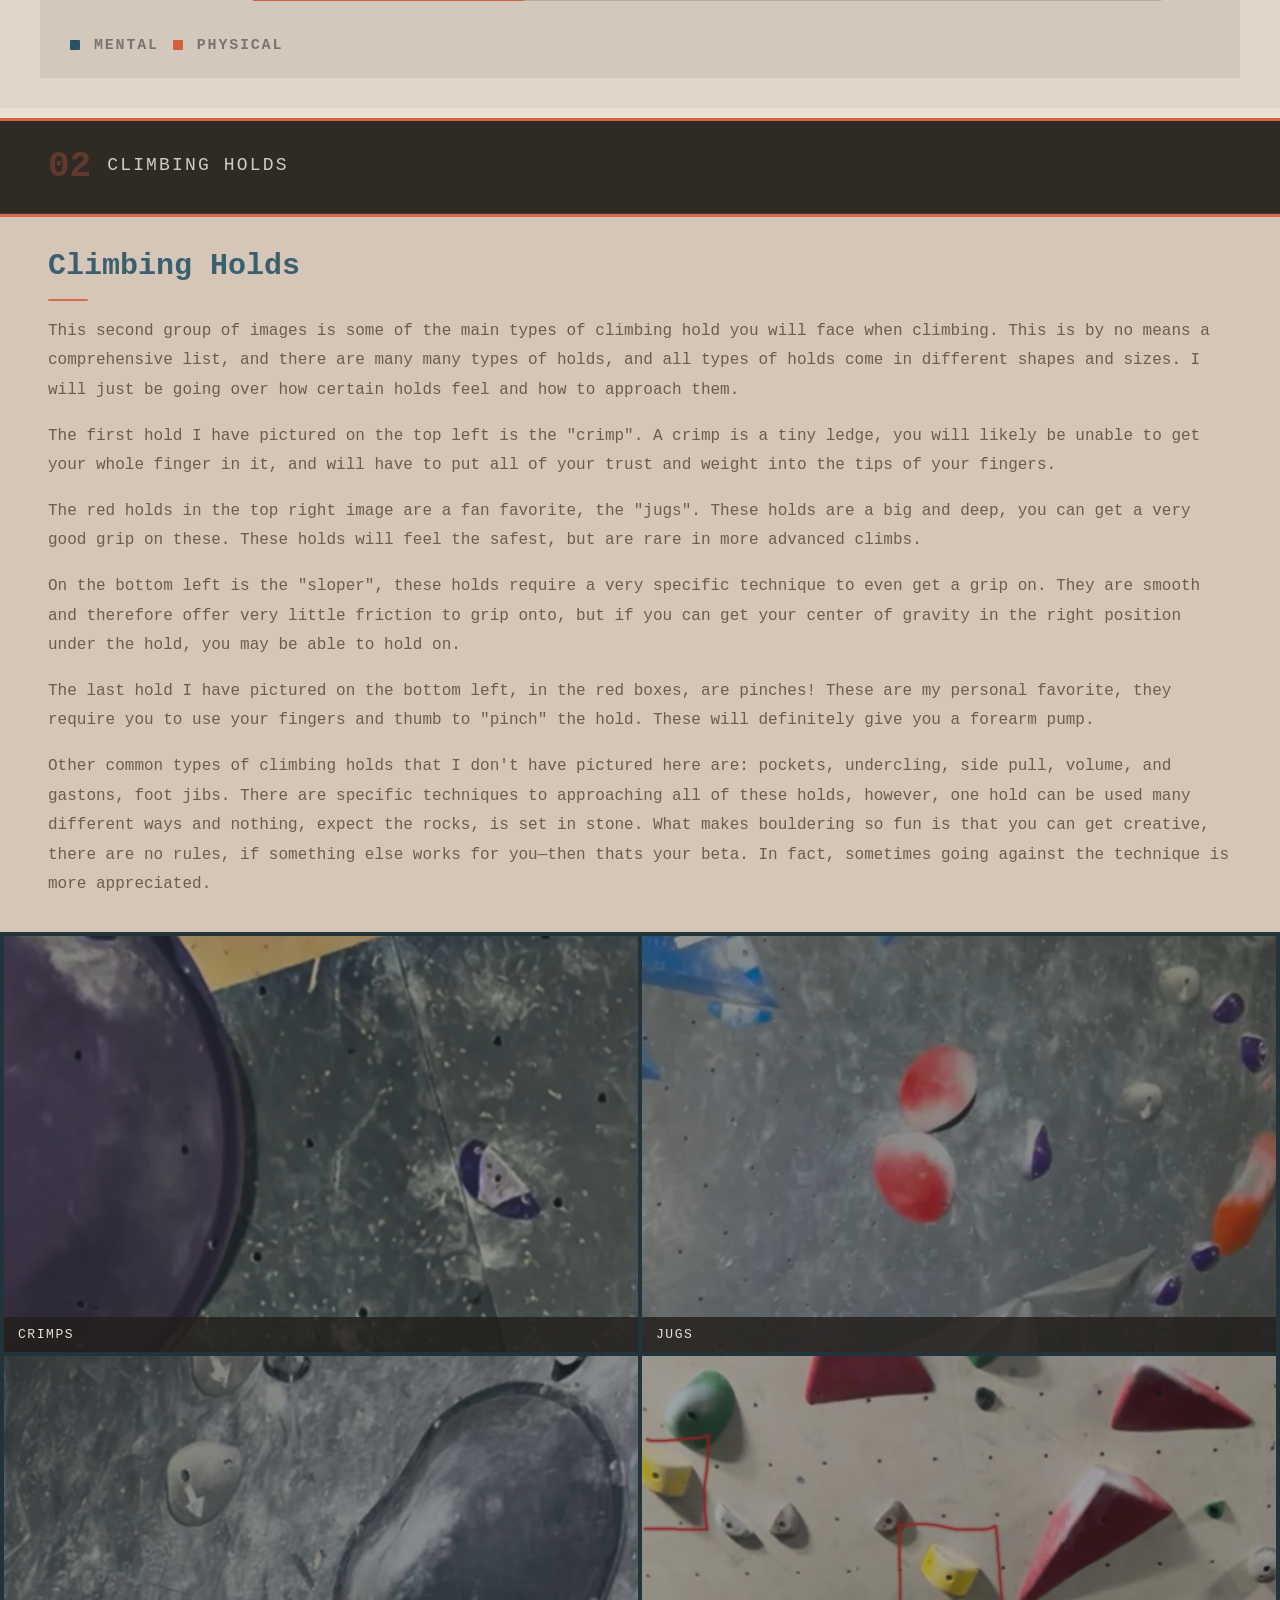
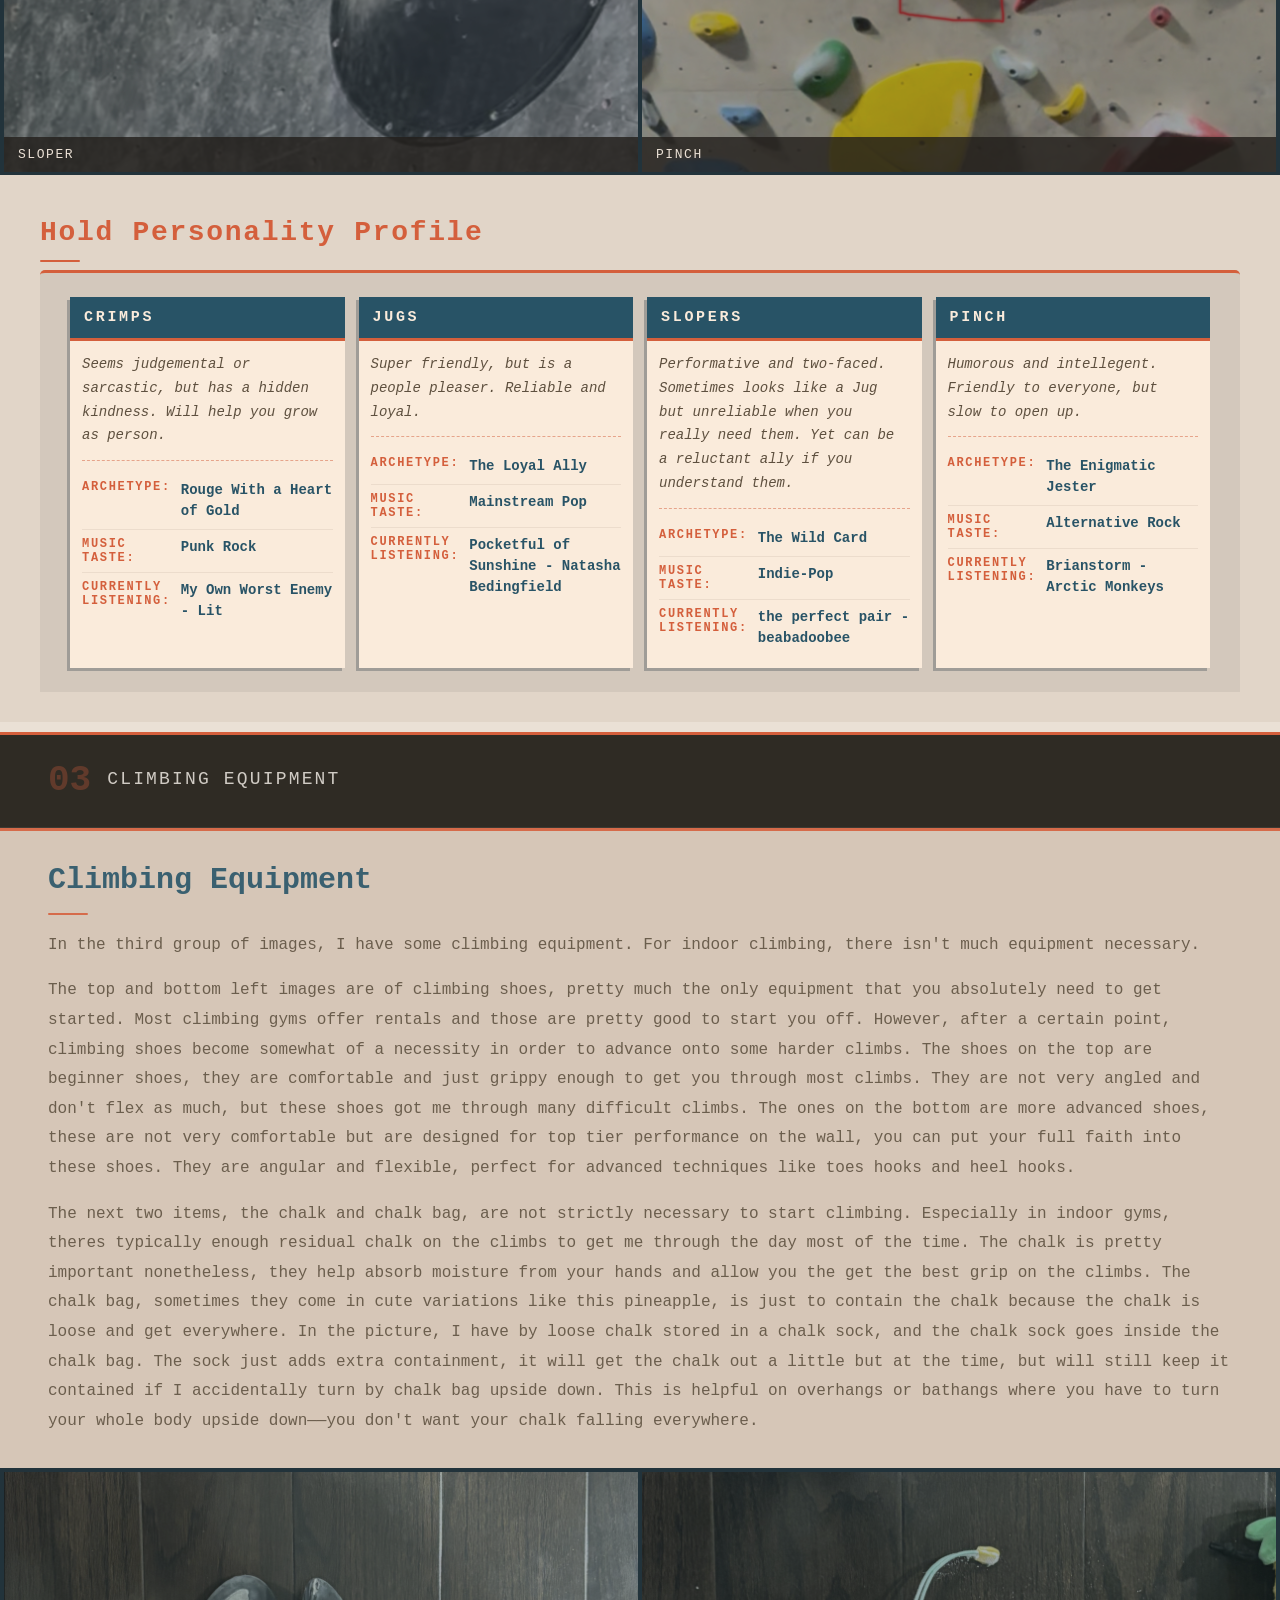
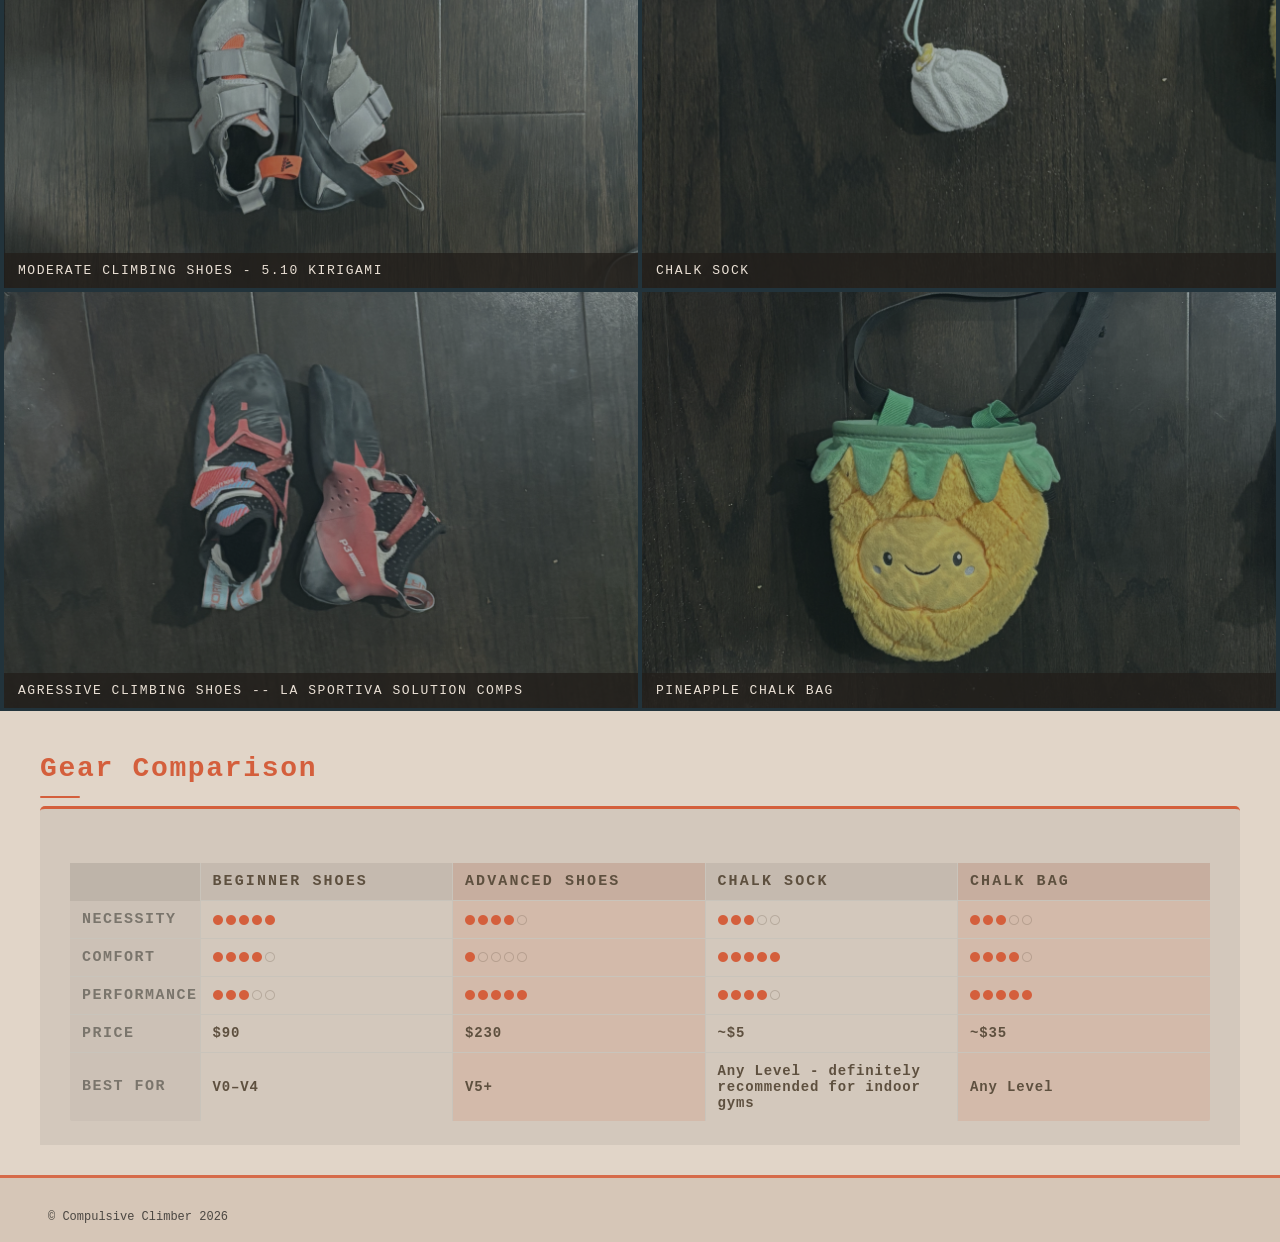
<file: imagegallery.html>
<!DOCTYPE html>
<html lang="en">

<head>
    <meta charset="UTF-8" />
    <meta name="viewport" content="width=device-width, initial-scale=1.0" />
    <link rel="stylesheet" href="styles.css">
    <link rel="stylesheet" href="https://cdnjs.cloudflare.com/ajax/libs/font-awesome/6.5.1/css/all.min.css">
    <title>Images</title>
</head>

<body>
    <div class="page">
        <div class="block block-logo" style="grid-area: logo">
            <a href="index.html"><img src="imgs/Untitled.svg" alt="Logo" class="logo-img" /></a>
        </div>

        <nav class="nav-bar" style="grid-area: nav;">
            <div class="nav-links">
                <a class="nav-link" href="about.html">About</a>
                <a class="nav-link" href="#">Feature</a>
                <a class="nav-link" href="map.html">Map</a>
                <a class="nav-link" href="reviews.html">Reviews</a>
                <a class="nav-link" href="imagegallery.html">Image Gallery</a>
            </div>
        </nav>

        <div class="block block-header" style="grid-area: header">
            <div class="header-rule"></div>
            <span class="title" style="font-size:25px; opacity:.7;">Image Gallery</span>
            <span class="subtitle ">Capturing moments, movements, and more!</span>
        </div>

        <div class="gallery-content">

            <div class="gallery-groups">
                <div class="block block-group">
                    <a href="#group1">
                        <div class="group-container">
                            <img src="imgs/group1-bg.jpg" alt="Group 1 Background Image">
                            <div class="centered" style="transform: translate(-50%, -150%);"><span
                                    class="group-num">01</span>
                            </div>
                            <div class="centered">Phases of a Climb</div>
                        </div>
                    </a>
                </div>

                <div class="block block-group">
                    <a href="#group2">
                        <div class="group-container">
                            <img src="imgs/group2-bg.jpg" alt="Group 2 Background Image" style="width: 110%;">
                            <div class="centered" style="transform: translate(-40%, -150%);"><span
                                    class="group-num">02</span>
                            </div>
                            <div class="centered">Climbing Holds</div>
                        </div>
                    </a>
                </div>

                <div class="block block-group">
                    <a href="#group3">
                        <div class="group-container">
                            <img src="imgs/group3-3.jpg" alt="Group 3 Background Image" style="opacity: 40%;">
                            <div class="centered" style="transform: translate(-50%, -150%);"><span
                                    class="group-num">03</span>
                            </div>
                            <div class="centered">Climbing Equipment</div>
                        </div>
                    </a>
                </div>
            </div>

            <div class="block block-intro">

                <h2>Introduction</h2>
                <div class="header-rule"></div>
                <p>
                    I used to be one of those people who didn't really like taking too many pictures. I had always
                    thought,
                    I'm already living the experience, if I stop to take pictures or record, I'll miss living in the
                    moment.
                    After I started climbing, I quickly realized that logic was flawed. Taking pictures or recordings
                    does
                    not make you miss the moment, it allows you to revisit it—by recording my climbs not only was I able
                    to
                    revisit exciting climbs long after they've been taken down at the gym, but also learn and improve by
                    studying my movement as an observer.
                </p>
                <p>
                    If you've ever been inside a climbing gym, you have definitely seen people propping up their phones
                    on a
                    tripod to record their climbs. Capturing and remembering climbs is a huge aspect of climbing
                    culture.
                    Climber will oftentimes even record the climbs they were unable to complete to study their movements
                    and
                    plan forwards on what to do better on the next attempt. In fact, I have more recordings of
                    unfinished
                    climbs than I do of finished climbs, I've learned recording even the failures are important.
                    Recording
                    moments, the good, the bad, and the ugly, are important. On this page, you will find pictures of
                    important moments in a climb. I've also taken the opportunity to include some informative images of
                    important types of climbing holds and climbing equipment, these will be helpful for anyone who is a
                    beginner or looking at getting into climbing.
                </p>

            </div>

            <!-- ═══════════ SECTION 1: Phases of a Climb ═══════════ -->
            <div class="section-divider">
                <span class="section-num">01</span>
                <span class="section-label">Phases of a Climb</span>
            </div>

            <div id="group1" class="block block-content">
                <h3>The Phases of a Climb</h3>
                <div class="header-rule"></div>
                <p>
                    In this first group of images I've captured some important moments in a climb.
                </p>
                <p>
                    The first image at the top left is of me reading a climb. I am studying the holds and mentally
                    planning
                    out my moves. This planning is important because once you are on the wall, stopping to think of the
                    next
                    move wastes energy. Having a general idea of what sort of movements to do ("the beta") can save a
                    lot of
                    time and energy.
                </p>
                <p>
                    The second image (top right) is me actually doing a climb, once you are on the wall, it is important
                    to
                    commit to every move. This is a picture of me getting a difficult dynamic ("dyno") move that I had
                    been
                    struggling with for weeks. Progression in climbing occurs very slowly, and when you do get better
                    there
                    are always harder climbs that will have you questioning how it is even physically possible—before a
                    competition climber flashes (does it first try) it for warm-up. It may seem like you have plateaued
                    or
                    that you are not improving as quickly, at times like those, it can be valuable to look back at all
                    the
                    failed climbs that you were eventually able to complete by persisting—like this one was for me!
                </p>
                <p>
                    This brings us to the next image (bottom left) of me completing a climb! This is the most exciting
                    part
                    of the climb, after all the tries and falls, finally getting both hands on that "Top" hold that
                    seemed
                    oh so far away just moments ago, this the feeling that gets many people addicted to climbing.
                </p>
                <p>
                    The last image on the bottom right is the where you will be most of the time while climbing, on the
                    floor. 90% of climbing is falling. Falling, and trying again, and falling again, and after a few
                    cycles
                    of that, you might complete the climb——maybe. The falling is just as important as the climbing,
                    because
                    it teaches you to get up again.
                </p>
            </div>

            <div class="block block-image" style="min-height: 500px;">
                <div class="img-grid">
                    <div class="img-wrap">
                        <img src="imgs/group1-1.jpg" alt="reading/starting a climb" />
                        <div class="img-caption">Reading the route</div>
                    </div>
                    <div class="img-wrap">
                        <img src="imgs/group1-2.jpg" alt="during climb" />
                        <div class="img-caption">Dynamic climbing movement</div>
                    </div>
                    <div class="img-wrap">
                        <img src="imgs/group1-3.jpg" alt="finishing climb" />
                        <div class="img-caption">Topping the climb</div>
                    </div>
                    <div class="img-wrap">
                        <img src="imgs/group1-4.jpg" alt="after a climb" />
                        <div class="img-caption">After falling off the climb</div>
                    </div>
                </div>
            </div>

            <div class="block block-data">
                <div class="chart-title">
                    <h2> Mental Vs. Physical Exertion by Phase</h2>
                    <div class="header-rule"></div>
                </div>
                <div class="holdbar">
                    <div class="data-section">
                        <div class="phase-chart">
                            <div class="phase-row">
                                <span class="phase-label">Reading</span>
                                <div class="bar-group">
                                    <div class="bar-wrap">
                                        <span class="bar-tag mental">Mental</span>
                                        <div class="bar-track">
                                            <div class="bar bar-mental" style="--w:100%"></div>
                                        </div>
                                        <span class="bar-val">100%</span>
                                    </div>
                                    <div class="bar-wrap">
                                        <span class="bar-tag physical">Physical</span>
                                        <div class="bar-track">
                                            <div class="bar bar-physical" style="--w:0%"></div>
                                        </div>
                                        <span class="bar-val">0%</span>
                                    </div>
                                </div>
                            </div>

                            <div class="phase-row">
                                <span class="phase-label">Climbing</span>
                                <div class="bar-group">
                                    <div class="bar-wrap">
                                        <span class="bar-tag mental">Mental</span>
                                        <div class="bar-track">
                                            <div class="bar bar-mental" style="--w:40%"></div>
                                        </div>
                                        <span class="bar-val">40%</span>
                                    </div>
                                    <div class="bar-wrap">
                                        <span class="bar-tag physical">Physical</span>
                                        <div class="bar-track">
                                            <div class="bar bar-physical" style="--w:100%"></div>
                                        </div>
                                        <span class="bar-val">100%</span>
                                    </div>
                                </div>
                            </div>

                            <div class="phase-row">
                                <span class="phase-label">Topping Out</span>
                                <div class="bar-group">
                                    <div class="bar-wrap">
                                        <span class="bar-tag mental">Mental</span>
                                        <div class="bar-track">
                                            <div class="bar bar-mental" style="--w:70%"></div>
                                        </div>
                                        <span class="bar-val">70%</span>
                                    </div>
                                    <div class="bar-wrap">
                                        <span class="bar-tag physical">Physical</span>
                                        <div class="bar-track">
                                            <div class="bar bar-physical" style="--w:90%"></div>
                                        </div>
                                        <span class="bar-val">90%</span>
                                    </div>
                                </div>
                            </div>

                            <div class="phase-row">
                                <span class="phase-label">Falling</span>
                                <div class="bar-group">
                                    <div class="bar-wrap">
                                        <span class="bar-tag mental">Mental</span>
                                        <div class="bar-track">
                                            <div class="bar bar-mental" style="--w:70%"></div>
                                        </div>
                                        <span class="bar-val">70%</span>
                                    </div>
                                    <div class="bar-wrap">
                                        <span class="bar-tag physical">Physical</span>
                                        <div class="bar-track">
                                            <div class="bar bar-physical" style="--w:30%"></div>
                                        </div>
                                        <span class="bar-val">30%</span>
                                    </div>
                                </div>
                            </div>

                        </div>
                        <div class="chart-legend">
                            <span class="legend-dot mental-dot"></span><span>Mental</span>
                            <span class="legend-dot physical-dot"></span><span>Physical</span>
                        </div>
                    </div>
                </div>
            </div>

            <!-- ═══════════ SECTION 2: Climbing Holds ═══════════ -->
            <div class="section-divider">
                <span class="section-num">02</span>
                <span class="section-label">Climbing Holds</span>
            </div>

            <div id="group2" class="block block-content">
                <h3>Climbing Holds</h3>
                <div class="header-rule"></div>
                <p>
                    This second group of images is some of the main types of climbing hold you will face when climbing.
                    This
                    is by no means a comprehensive list, and there are many many types of holds, and all types of holds
                    come
                    in different shapes and sizes. I will just be going over how certain holds feel and how to approach
                    them.

                </p>
                <p>
                    The first hold I have pictured on the top left is the "crimp". A crimp is a tiny ledge, you will
                    likely
                    be unable to get your whole finger in it, and will have to put all of your trust and weight into the
                    tips of your fingers.

                </p>
                <p>
                    The red holds in the top right image are a fan favorite, the "jugs". These holds are a big and deep,
                    you
                    can get a very good grip on these. These holds will feel the safest, but are rare in more advanced
                    climbs.

                </p>
                <p>
                    On the bottom left is the "sloper", these holds require a very specific technique to even get a grip
                    on.
                    They are smooth and therefore offer very little friction to grip onto, but if you can get your
                    center of
                    gravity in the right position under the hold, you may be able to hold on.

                </p>
                <p>
                    The last hold I have pictured on the bottom left, in the red boxes, are pinches! These are my
                    personal
                    favorite, they require you to use your fingers and thumb to "pinch" the hold. These will definitely
                    give
                    you a forearm pump.

                </p>
                <p>
                    Other common types of climbing holds that I don't have pictured here are: pockets, undercling, side
                    pull, volume, and gastons, foot jibs. There are specific techniques to approaching all of these
                    holds,
                    however, one hold can be used many different ways and nothing, expect the rocks, is set in stone.
                    What
                    makes bouldering so fun is that you can get creative, there are no rules, if something else works
                    for
                    you—then thats your beta. In fact, sometimes going against the technique is more appreciated.
                </p>
            </div>

            <div class="block block-image" style="min-height: 500px;">
                <div class="img-grid">
                    <div class="img-wrap">
                        <img src="imgs/group2-1.jpg" alt="crimps" />
                        <div class="img-caption">Crimps</div>
                    </div>
                    <div class="img-wrap">
                        <img src="imgs/group2-2.jpg" alt="jugs" />
                        <div class="img-caption">Jugs</div>
                    </div>
                    <div class="img-wrap">
                        <img src="imgs/group2-3.jpg" alt="sloper" />
                        <div class="img-caption">Sloper</div>
                    </div>
                    <div class="img-wrap">
                        <img src="imgs/group2-4.jpg" alt="pinch" />
                        <div class="img-caption">Pinch</div>
                    </div>
                </div>
            </div>

            <div class="block block-data">
                <div class="chart-title">
                    <h2>Hold Personality Profile</h2>
                    <div class="header-rule"></div>
                </div>
                <div class="data-section holdtable">
                    <div class="table-cards">
                        <div class="card-title">Crimps</div>
                        <div class="card-content">
                            <div class="card-desc"> Seems judgemental or sarcastic, but has a hidden kindness. Will help
                                you grow as person.</div>
                            <table>
                                <tr>
                                    <td>Archetype:</td>
                                    <td>Rouge With a Heart of Gold</td>
                                </tr>
                                <tr>
                                    <td>Music Taste:</td>
                                    <td>Punk Rock </td>
                                </tr>
                                <tr>
                                    <td>Currently Listening:</td>
                                    <td>My Own Worst Enemy - Lit</td>
                                </tr>
                            </table>
                        </div>
                    </div>
                    <div class="table-cards">
                        <div class="card-title">Jugs</div>
                        <div class="card-content">
                            <div class="card-desc">Super friendly, but is a people pleaser. Reliable and loyal.</div>
                            <table>
                                <tr>
                                    <td>Archetype:</td>
                                    <td>The Loyal Ally </td>
                                </tr>
                                <tr>
                                    <td>Music Taste:</td>
                                    <td>Mainstream Pop</td>
                                </tr>
                                <tr>
                                    <td>Currently Listening:</td>
                                    <td>Pocketful of Sunshine - Natasha Bedingfield </td>
                                </tr>
                            </table>
                        </div>

                    </div>
                    <div class="table-cards">
                        <div class="card-title">Slopers</div>
                        <div class="card-content">
                            <div class="card-desc">Performative and two-faced. Sometimes looks like a Jug but unreliable
                                when you really need them. Yet can be a reluctant ally if you understand them.</div>
                            <table>
                                <tr>
                                    <td>Archetype:</td>
                                    <td>The Wild Card</td>
                                </tr>
                                <tr>
                                    <td>Music Taste:</td>
                                    <td>Indie-Pop </td>
                                </tr>
                                <tr>
                                    <td>Currently Listening:</td>
                                    <td>the perfect pair - beabadoobee</td>
                                </tr>
                            </table>
                        </div>
                    </div>
                    <div class="table-cards">
                        <div class="card-title">Pinch</div>
                        <div class="card-content">
                            <div class="card-desc">Humorous and intellegent. Friendly to everyone, but slow to open up.
                            </div>
                            <table>
                                <tr>
                                    <td>Archetype:</td>
                                    <td>The Enigmatic Jester </td>
                                </tr>
                                <tr>
                                    <td>Music Taste:</td>
                                    <td>Alternative Rock</td>
                                </tr>
                                <tr>
                                    <td>Currently Listening:</td>
                                    <td>Brianstorm - Arctic Monkeys</td>
                                </tr>
                            </table>
                        </div>
                    </div>
                </div>
            </div>

            <!-- ═══════════ SECTION 3: Climbing Equipment ═══════════ -->
            <div class="section-divider">
                <span class="section-num">03</span>
                <span class="section-label">Climbing Equipment</span>
            </div>

            <div id="group3" class="block block-content">
                <h3>Climbing Equipment</h3>
                <div class="header-rule"></div>
                <p>
                    In the third group of images, I have some climbing equipment. For indoor climbing, there isn't much
                    equipment necessary.
                </p>
                <p>
                    The top and bottom left images are of climbing shoes, pretty much the only equipment that you
                    absolutely
                    need to get started. Most climbing gyms offer rentals and those are pretty good to start you off.
                    However, after a certain point, climbing shoes become somewhat of a necessity in order to advance
                    onto
                    some harder climbs. The shoes on the top are beginner shoes, they are comfortable and just grippy
                    enough
                    to get you through most climbs. They are not very angled and don't flex as much, but these shoes got
                    me
                    through many difficult climbs. The ones on the bottom are more advanced shoes, these are not very
                    comfortable but are designed for top tier performance on the wall, you can put your full faith into
                    these shoes. They are angular and flexible, perfect for advanced techniques like toes hooks and heel
                    hooks.
                </p>
                <p>
                    The next two items, the chalk and chalk bag, are not strictly necessary to start climbing.
                    Especially in
                    indoor gyms, theres typically enough residual chalk on the climbs to get me through the day most of
                    the
                    time. The chalk is pretty important nonetheless, they help absorb moisture from your hands and allow
                    you
                    the get the best grip on the climbs. The chalk bag, sometimes they come in cute variations like this
                    pineapple, is just to contain the chalk because the chalk is loose and get everywhere. In the
                    picture, I
                    have by loose chalk stored in a chalk sock, and the chalk sock goes inside the chalk bag. The sock
                    just
                    adds extra containment, it will get the chalk out a little but at the time, but will still keep it
                    contained if I accidentally turn by chalk bag upside down. This is helpful on overhangs or bathangs
                    where you have to turn your whole body upside down——you don't want your chalk falling everywhere.
                </p>
            </div>

            <div class="block block-image" style="min-height: 500px;">
                <div class="img-grid">
                    <div class="img-wrap">
                        <img src="imgs/group3-1.jpg" alt="Moderate Climbing Shoes - 5.10 Kirigami" />
                        <div class="img-caption">Moderate Climbing Shoes - 5.10 Kirigami</div>
                    </div>
                    <div class="img-wrap">
                        <img src="imgs/group3-2.jpg" alt="Chalk Sock" />
                        <div class="img-caption">Chalk Sock</div>
                    </div>
                    <div class="img-wrap">
                        <img src="imgs/group3-3.jpg" alt="Agressive Climbing Shoes -- La Sportiva Solution Comps" />
                        <div class="img-caption">Agressive Climbing Shoes -- La Sportiva Solution Comps</div>
                    </div>
                    <div class="img-wrap">
                        <img src="imgs/group3-4.jpg" alt="Pineapple Chalk Bag" />
                        <div class="img-caption">Pineapple Chalk Bag</div>
                    </div>
                </div>
            </div>

            <div class="block block-data">
                <div class="chart-title">
                    <h2>Gear Comparison</h2>
                    <div class="header-rule"></div>
                </div>
                <div class="holdbar">
                    <div class="gear-compare">
                        <table class="gear-table">
                            <thead>
                                <tr>
                                    <th class="gear-attr"></th>
                                    <th class="gear-col-head">Beginner Shoes</th>
                                    <th class="gear-col-head accent-col">Advanced Shoes</th>
                                    <th class="gear-col-head">Chalk Sock</th>
                                    <th class="gear-col-head accent-col">Chalk Bag</th>
                                </tr>
                            </thead>
                            <tbody>
                                <tr>
                                    <td class="gear-attr">Necessity</td>
                                    <td class="gear-cell">
                                        <div class="dot-scale"><i class="fa-solid fa-circle"></i><i
                                                class="fa-solid fa-circle"></i><i class="fa-solid fa-circle"></i><i
                                                class="fa-solid fa-circle"></i><i class="fa-solid fa-circle"></i></div>
                                    </td>
                                    <td class="gear-cell accent-col">
                                        <div class="dot-scale"><i class="fa-solid fa-circle"></i><i
                                                class="fa-solid fa-circle"></i><i class="fa-solid fa-circle"></i><i
                                                class="fa-solid fa-circle"></i><i class="fa-regular fa-circle"></i>
                                        </div>
                                    </td>
                                    <td class="gear-cell">
                                        <div class="dot-scale"><i class="fa-solid fa-circle"></i><i
                                                class="fa-solid fa-circle"></i><i class="fa-solid fa-circle"></i><i
                                                class="fa-regular fa-circle"></i><i class="fa-regular fa-circle"></i>
                                        </div>
                                    </td>
                                    <td class="gear-cell accent-col">
                                        <div class="dot-scale"><i class="fa-solid fa-circle"></i><i
                                                class="fa-solid fa-circle"></i><i class="fa-solid fa-circle"></i><i
                                                class="fa-regular fa-circle"></i><i class="fa-regular fa-circle"></i>
                                        </div>
                                    </td>
                                </tr>
                                <tr>
                                    <td class="gear-attr">Comfort</td>
                                    <td class="gear-cell">
                                        <div class="dot-scale"><i class="fa-solid fa-circle"></i><i
                                                class="fa-solid fa-circle"></i><i class="fa-solid fa-circle"></i><i
                                                class="fa-solid fa-circle"></i><i class="fa-regular fa-circle"></i>
                                        </div>
                                    </td>
                                    <td class="gear-cell accent-col">
                                        <div class="dot-scale"><i class="fa-solid fa-circle"></i><i
                                                class="fa-regular fa-circle"></i><i class="fa-regular fa-circle"></i><i
                                                class="fa-regular fa-circle"></i><i class="fa-regular fa-circle"></i>
                                        </div>
                                    </td>
                                    <td class="gear-cell">
                                        <div class="dot-scale"><i class="fa-solid fa-circle"></i><i
                                                class="fa-solid fa-circle"></i><i class="fa-solid fa-circle"></i><i
                                                class="fa-solid fa-circle"></i><i class="fa-solid fa-circle"></i></div>
                                    </td>
                                    <td class="gear-cell accent-col">
                                        <div class="dot-scale"><i class="fa-solid fa-circle"></i><i
                                                class="fa-solid fa-circle"></i><i class="fa-solid fa-circle"></i><i
                                                class="fa-solid fa-circle"></i><i class="fa-regular fa-circle"></i>
                                        </div>
                                    </td>
                                </tr>
                                <tr>
                                    <td class="gear-attr">Performance</td>
                                    <td class="gear-cell">
                                        <div class="dot-scale"><i class="fa-solid fa-circle"></i><i
                                                class="fa-solid fa-circle"></i><i class="fa-solid fa-circle"></i><i
                                                class="fa-regular fa-circle"></i><i class="fa-regular fa-circle"></i>
                                        </div>
                                    </td>
                                    <td class="gear-cell accent-col">
                                        <div class="dot-scale"><i class="fa-solid fa-circle"></i><i
                                                class="fa-solid fa-circle"></i><i class="fa-solid fa-circle"></i><i
                                                class="fa-solid fa-circle"></i><i class="fa-solid fa-circle"></i></div>
                                    </td>
                                    <td class="gear-cell">
                                        <div class="dot-scale"><i class="fa-solid fa-circle"></i><i
                                                class="fa-solid fa-circle"></i><i class="fa-solid fa-circle"></i><i
                                                class="fa-solid fa-circle"></i><i class="fa-regular fa-circle"></i>
                                        </div>
                                    </td>
                                    <td class="gear-cell accent-col">
                                        <div class="dot-scale"><i class="fa-solid fa-circle"></i><i
                                                class="fa-solid fa-circle"></i><i class="fa-solid fa-circle"></i><i
                                                class="fa-solid fa-circle"></i><i class="fa-solid fa-circle"></i></div>
                                    </td>
                                </tr>
                                <tr>
                                    <td class="gear-attr">Price</td>
                                    <td class="gear-cell"><span class="gear-text">$90</span></td>
                                    <td class="gear-cell accent-col"><span class="gear-text">$230</span></td>
                                    <td class="gear-cell"><span class="gear-text">~$5</span></td>
                                    <td class="gear-cell accent-col"><span class="gear-text">~$35</span></td>
                                </tr>
                                <tr>
                                    <td class="gear-attr">Best For</td>
                                    <td class="gear-cell"><span class="gear-text">V0–V4</span></td>
                                    <td class="gear-cell accent-col"><span class="gear-text">V5+</span></td>
                                    <td class="gear-cell"><span class="gear-text">Any Level - definitely recommended for
                                            indoor gyms</span></td>
                                    <td class="gear-cell accent-col"><span class="gear-text">Any Level</span></td>
                                </tr>
                            </tbody>
                        </table>
                    </div>
                </div>
            </div>

        </div><!-- end gallery-content -->

        <div class="block block-content" style="grid-area: footer"> © Compulsive Climber 2026</div>


    </div>

</body>

</html>
</file>
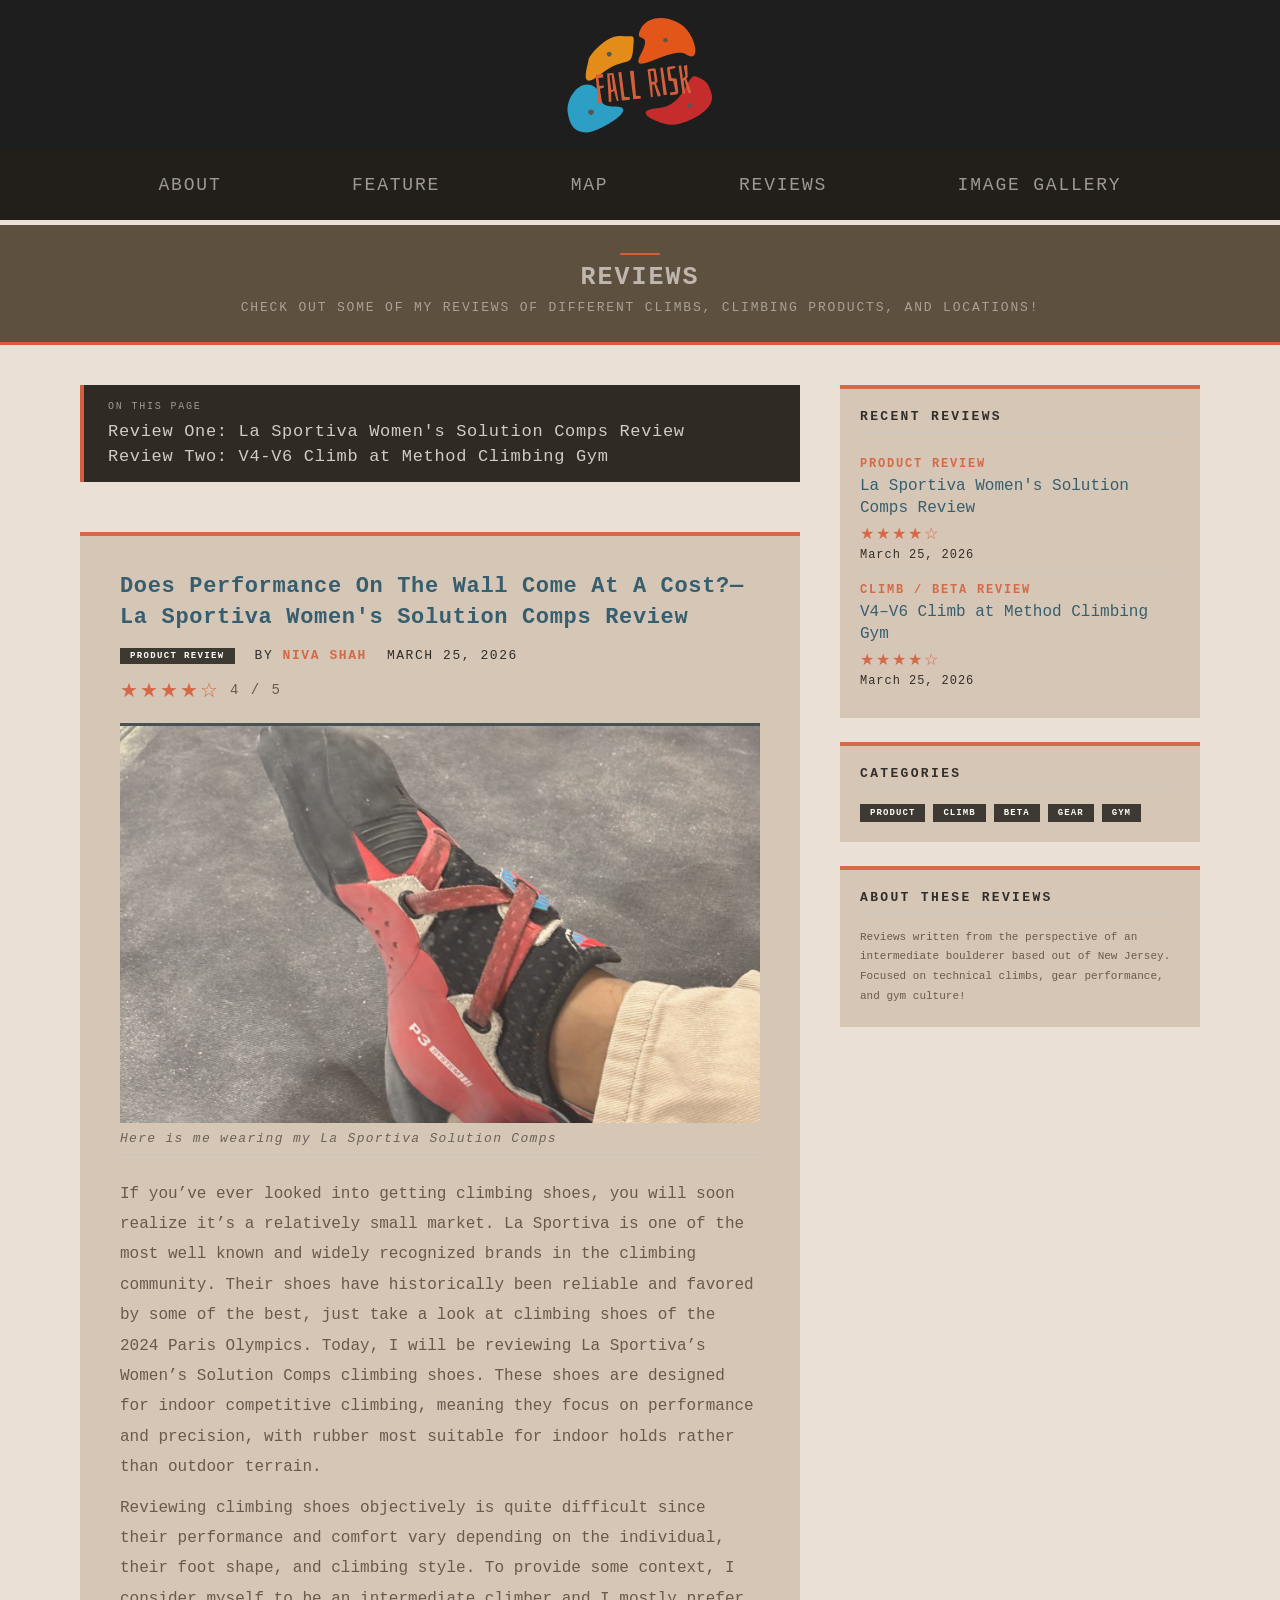
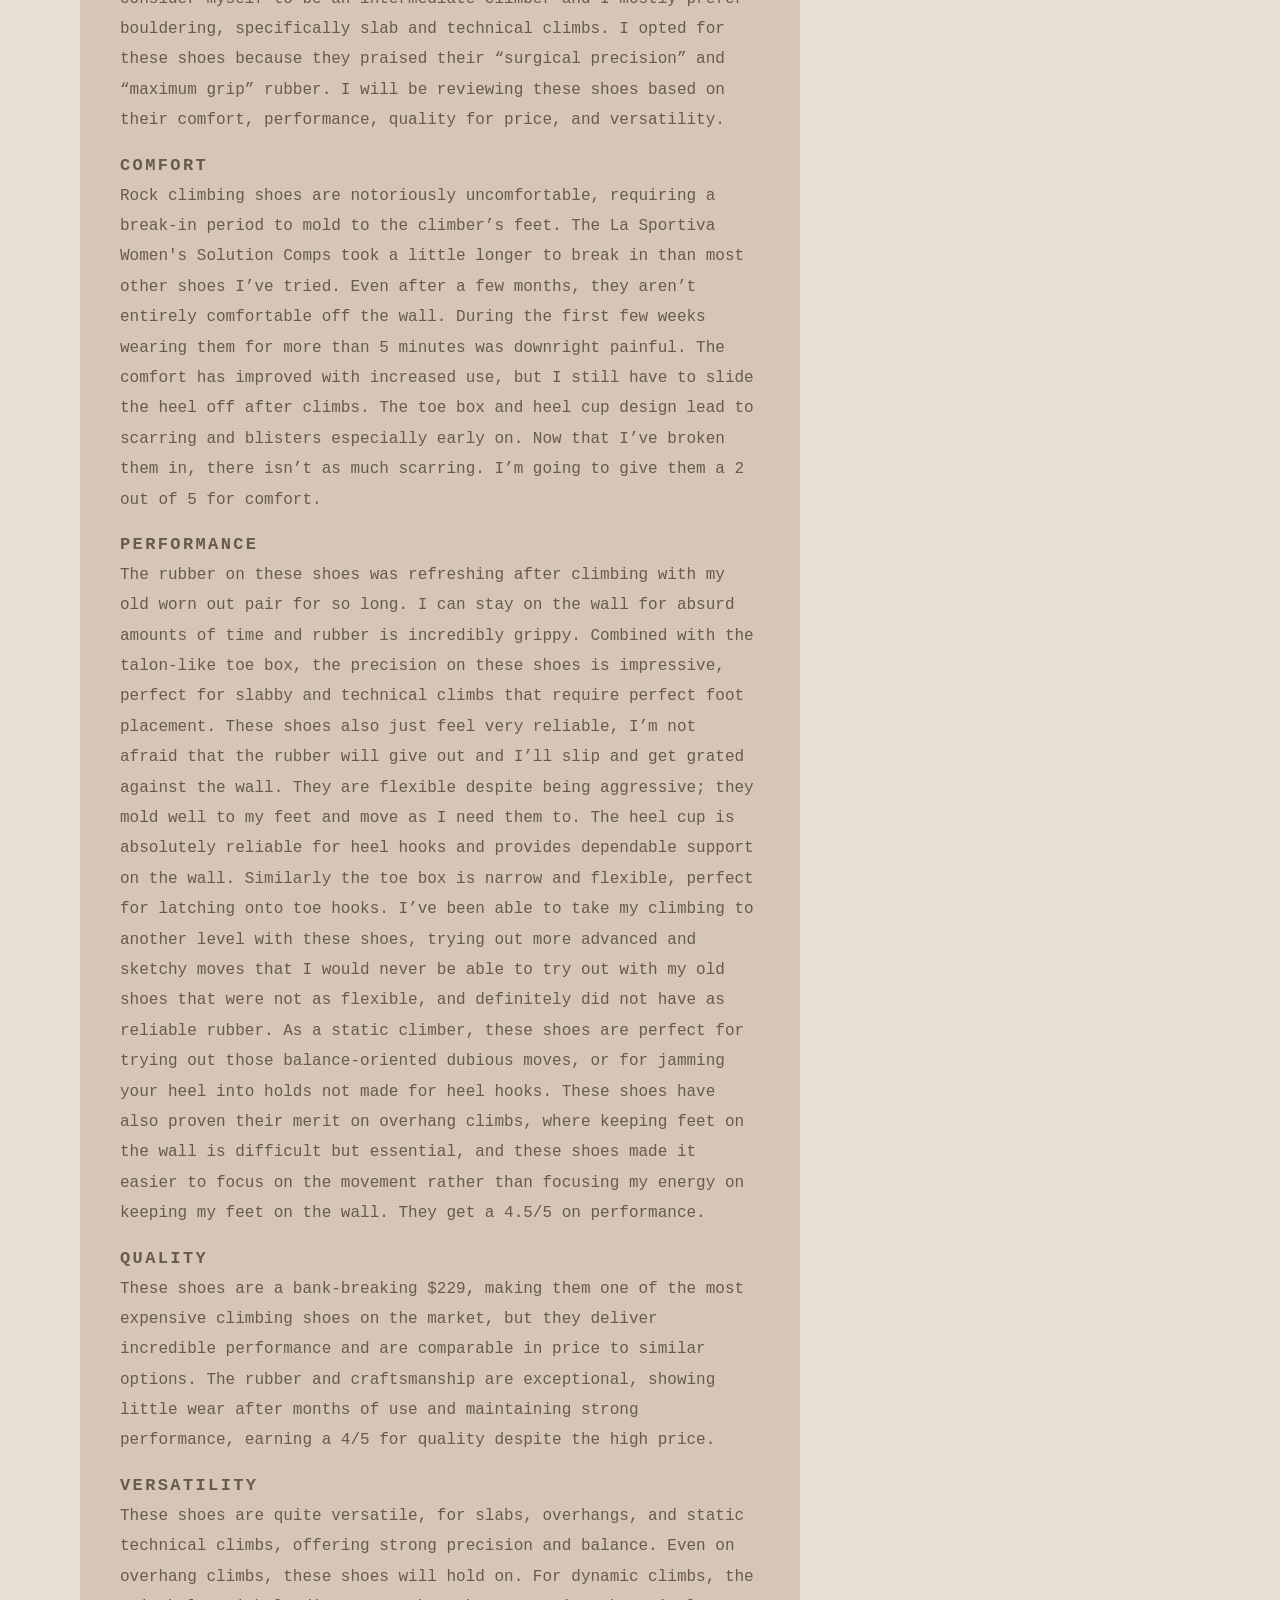
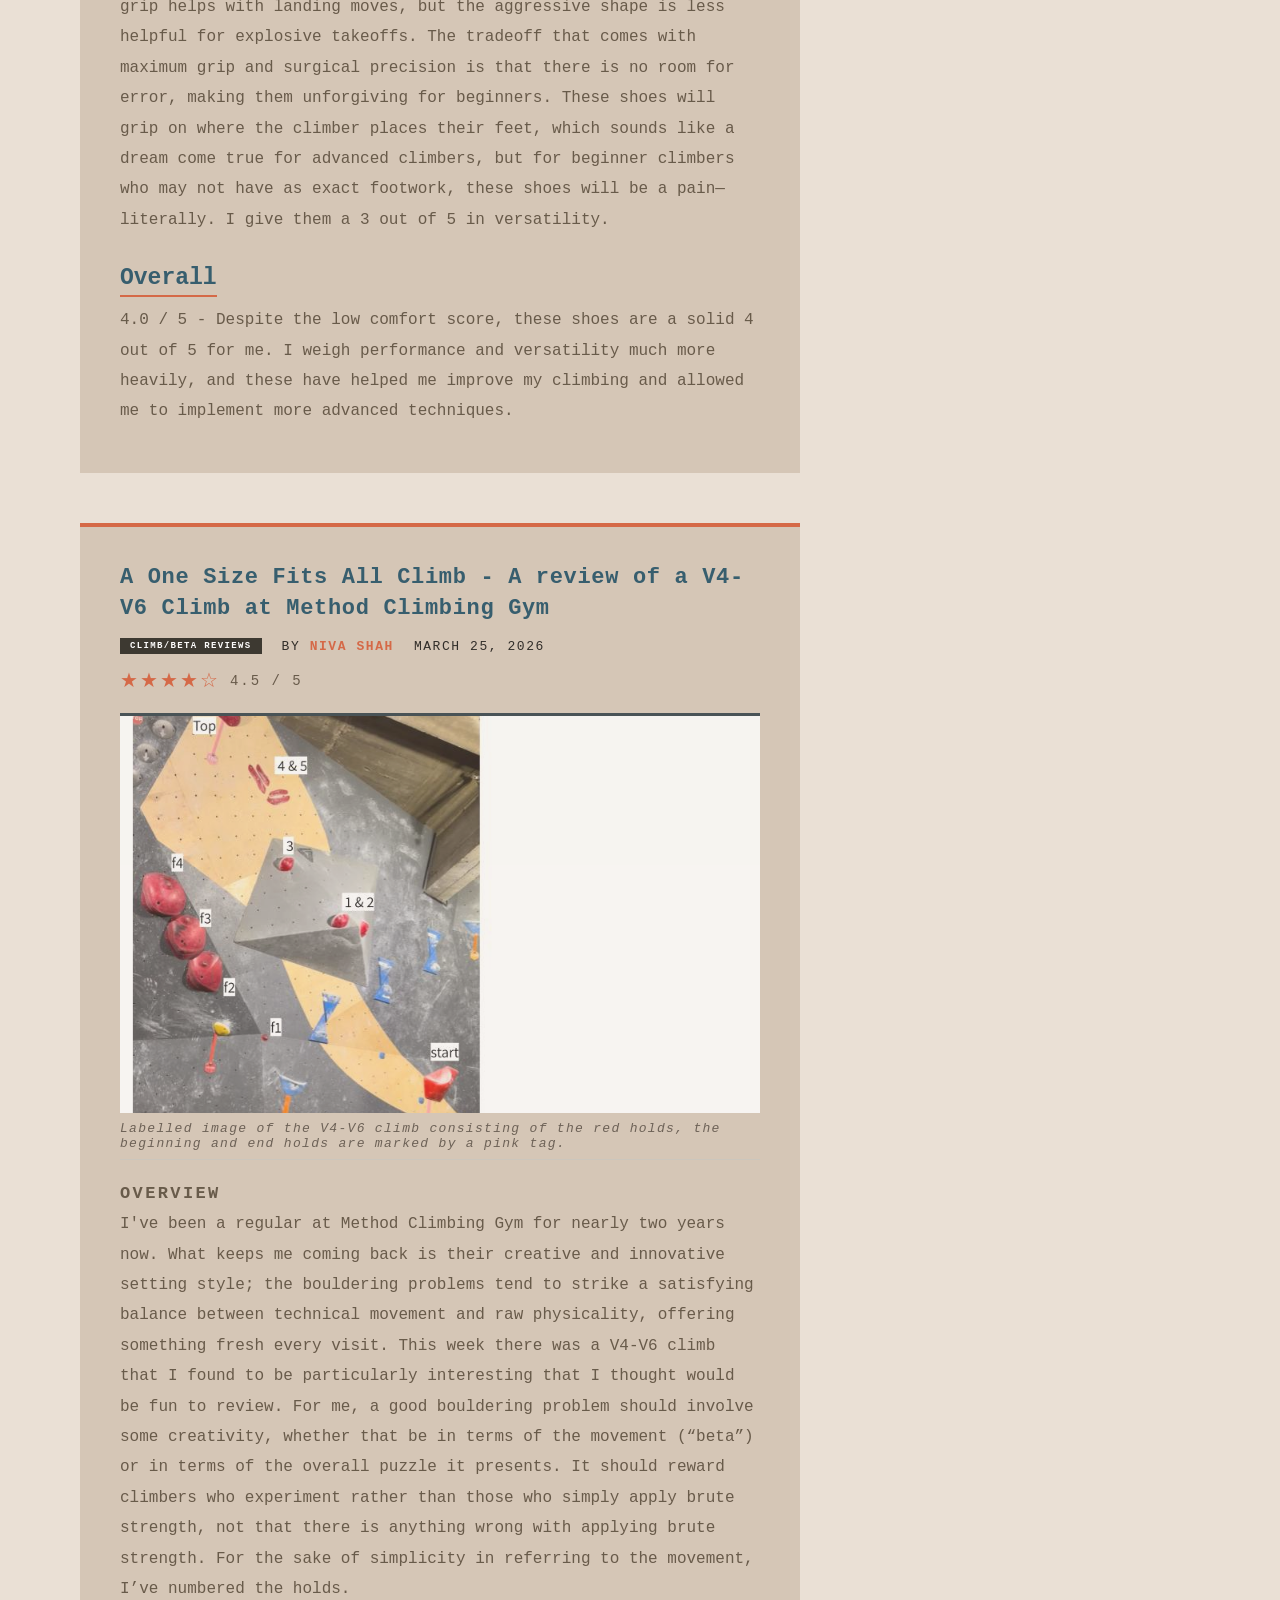
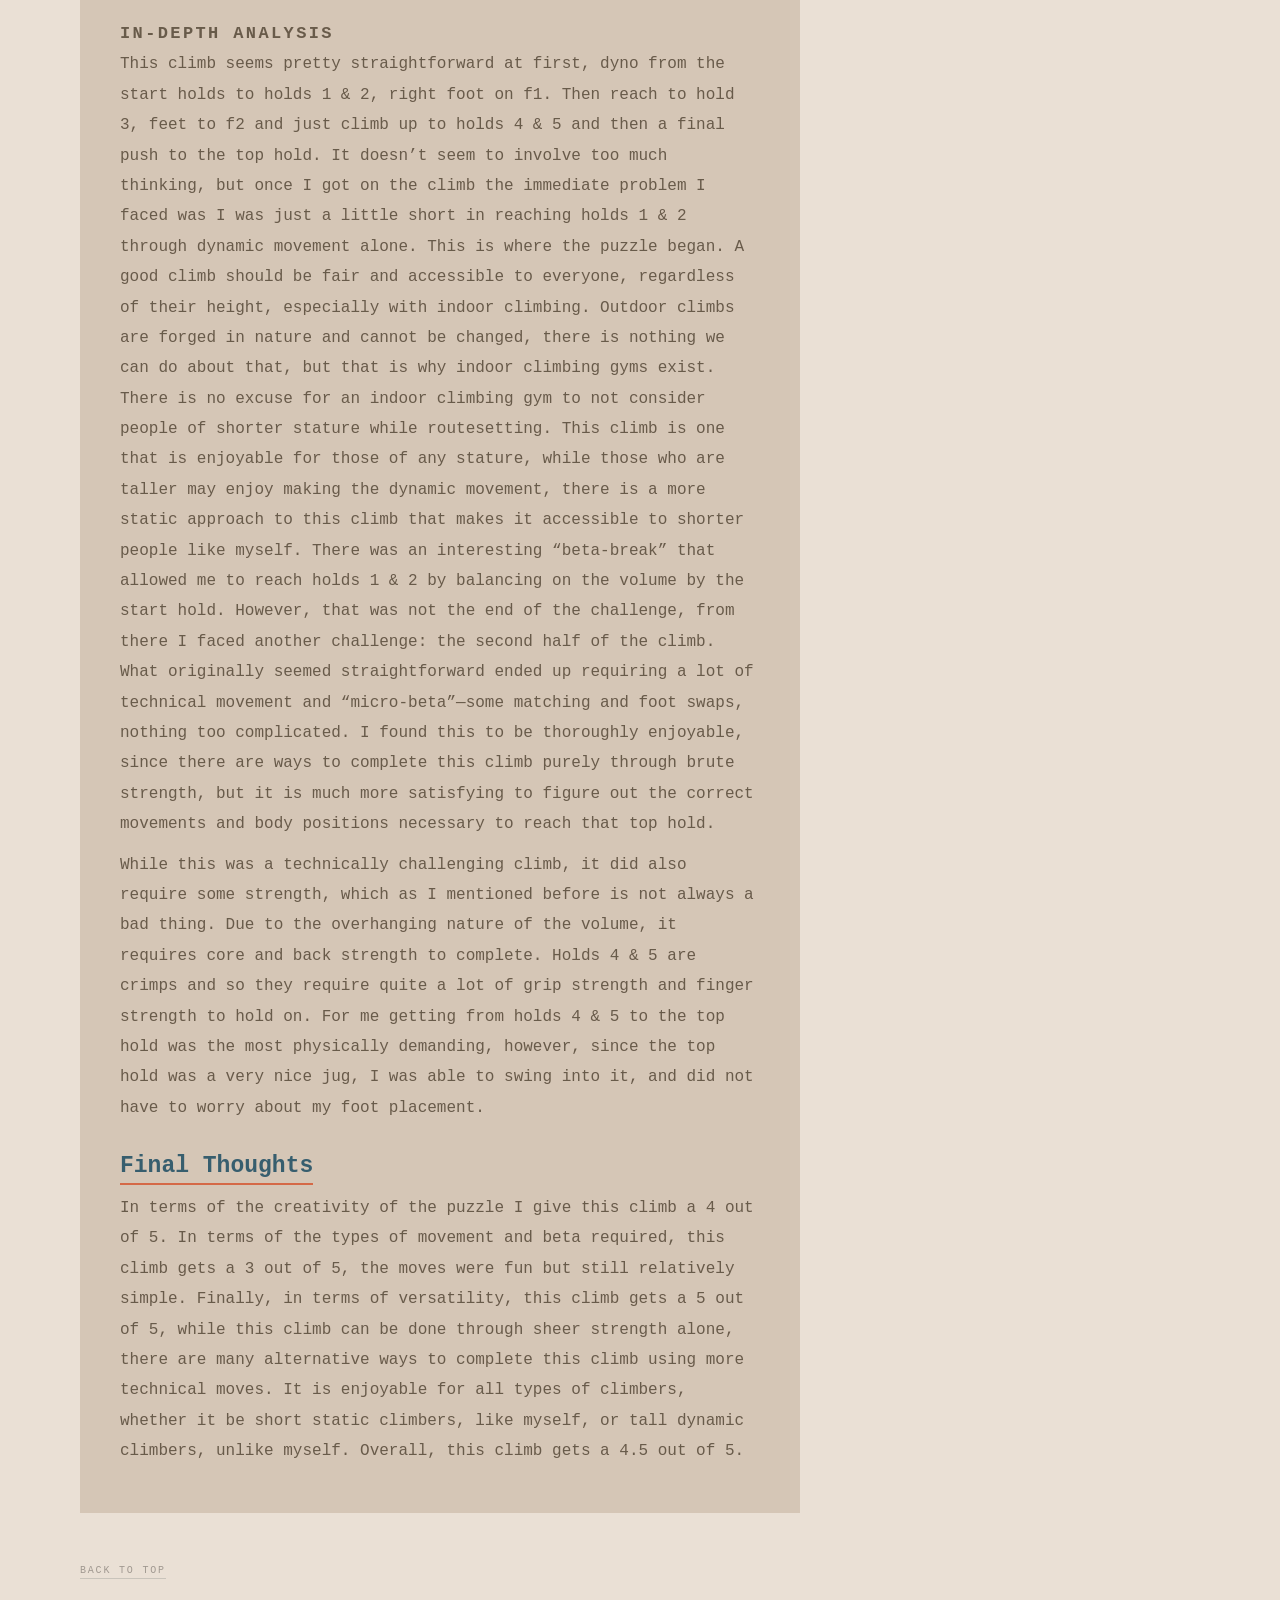
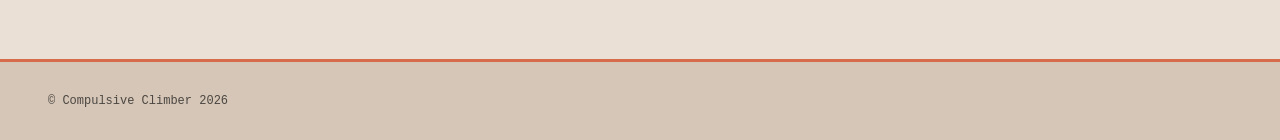
<file: reviews.html>
<!DOCTYPE html>
<html lang="en">

<head>
    <meta charset="UTF-8" />
    <meta name="viewport" content="width=device-width, initial-scale=1.0" />
    <link rel="stylesheet" href="styles.css">
    <title>Reviews</title>
</head>

<body>
    <div class="page-top">

        <div class="block block-logo" style="grid-area: logo">
            <a href="index.html"><img src="imgs/Untitled.svg" alt="Logo" class="logo-img" /></a>
        </div>

        <nav class="nav-bar" style="grid-area: nav;">
            <div class="nav-links">
                <a class="nav-link" href="about.html">About</a>
                <a class="nav-link" href="#">Feature</a>
                <a class="nav-link" href="map.html">Map</a>
                <a class="nav-link" href="reviews.html">Reviews</a>
                <a class="nav-link" href="imagegallery.html">Image Gallery</a>
            </div>
        </nav>

        <div class="block block-header" style="grid-area: header">
            <div class="header-rule"></div>
            <span class="title" style="font-size:25px; opacity:.7;">Reviews</span>
            <span class="subtitle ">Check out some of my reviews of different climbs, climbing products, and
                locations!</span>
        </div>

    </div>

    <main id="main-content" class="page-wrapper">

        <div class="reviews-grid">
            <div class="main-column">

                <nav class="page-nav" aria-label="Jump to review">
                    <p>On this page</p>
                    <ul>
                        <li><a href="#review-1">Review One: La Sportiva Women's Solution Comps Review
                            </a></li>
                        <li><a href="#review-2">Review Two: V4-V6 Climb at Method Climbing Gym
                            </a></li>
                    </ul>
                </nav>

                <article class="review" id="review-1">
                    <h1 id="review-1-heading">Does Performance On The Wall Come At A Cost?—La Sportiva Women's Solution
                        Comps
                        Review
                    </h1>

                    <div class="review-meta">
                        <span class="category">Product Review</span>
                        <span class="byline">By <a href="about.html">Niva Shah</a></span>
                        <time class="pub-date">March 25, 2026</time>
                    </div>

                    <div class="star-rating">
                        <span class="stars">★★★★☆</span>
                        <span class="rating-label">4 / 5</span>
                    </div>

                    <figure>

                        <img class="review-image" src="imgs/shoereview.jpg" height=" 500" width="500"
                            alt="La Sportiva Women's Solution Comps climbing shoes" />
                        <figcaption>
                            Here is me wearing my La Sportiva Solution Comps
                        </figcaption>
                    </figure>

                    <p>
                        If you’ve ever looked into getting climbing shoes, you will soon realize it’s a relatively small
                        market.
                        La Sportiva is one of the most well known and widely recognized brands in the climbing
                        community. Their
                        shoes have historically been reliable and favored by some of the best, just take a look at
                        climbing
                        shoes of the 2024 Paris Olympics. Today, I will be reviewing La Sportiva’s Women’s Solution
                        Comps
                        climbing shoes. These shoes are designed for indoor competitive climbing, meaning they focus on
                        performance and precision, with rubber most suitable for indoor holds rather than outdoor
                        terrain.
                    </p>

                    <p>
                        Reviewing climbing shoes objectively is quite difficult since their performance and comfort vary
                        depending on the individual, their foot shape, and climbing style. To provide some context, I
                        consider
                        myself to be an intermediate climber and I mostly prefer bouldering, specifically slab and
                        technical
                        climbs. I opted for these shoes because they praised their “surgical precision” and “maximum
                        grip”
                        rubber. I will be reviewing these shoes based on their comfort, performance, quality for price,
                        and
                        versatility.

                    </p>

                    <h4>Comfort</h4>

                    <p>
                        Rock climbing shoes are notoriously uncomfortable, requiring a break-in period to mold to the
                        climber’s
                        feet. The La Sportiva Women's Solution Comps took a little longer to break in than most other
                        shoes I’ve
                        tried. Even after a few months, they aren’t entirely comfortable off the wall. During the first
                        few
                        weeks wearing them for more than 5 minutes was downright painful. The comfort has improved with
                        increased use, but I still have to slide the heel off after climbs. The toe box and heel cup
                        design lead
                        to scarring and blisters especially early on. Now that I’ve broken them in, there isn’t as much
                        scarring. I’m going to give them a 2 out of 5 for comfort.
                    </p>
                    <h4>Performance </h4>
                    <p>
                        The rubber on these shoes was refreshing after climbing with my old worn out pair for so long. I
                        can
                        stay on the wall for absurd amounts of time and rubber is incredibly grippy. Combined with the
                        talon-like toe box, the precision on these shoes is impressive, perfect for slabby and technical
                        climbs
                        that require perfect foot placement. These shoes also just feel very reliable, I’m not afraid
                        that the
                        rubber will give out and I’ll slip and get grated against the wall. They are flexible despite
                        being
                        aggressive; they mold well to my feet and move as I need them to. The heel cup is absolutely
                        reliable
                        for heel hooks and provides dependable support on the wall. Similarly the toe box is narrow and
                        flexible, perfect for latching onto toe hooks. I’ve been able to take my climbing to another
                        level with
                        these shoes, trying out more advanced and sketchy moves that I would never be able to try out
                        with my
                        old shoes that were not as flexible, and definitely did not have as reliable rubber. As a static
                        climber, these shoes are perfect for trying out those balance-oriented dubious moves, or for
                        jamming
                        your heel into holds not made for heel hooks. These shoes have also proven their merit on
                        overhang
                        climbs, where keeping feet on the wall is difficult but essential, and these shoes made it
                        easier to
                        focus on the movement rather than focusing my energy on keeping my feet on the wall. They get a
                        4.5/5 on
                        performance.
                    </p>
                    <h4>Quality</h4>
                    <p>
                        These shoes are a bank-breaking $229, making them one of the most expensive climbing shoes on
                        the
                        market, but they deliver incredible performance and are comparable in price to similar options.
                        The
                        rubber and craftsmanship are exceptional, showing little wear after months of use and
                        maintaining strong
                        performance, earning a 4/5 for quality despite the high price.
                    </p>
                    <h4>Versatility</h4>
                    <p>These shoes are quite versatile, for slabs, overhangs, and static technical climbs, offering
                        strong
                        precision and balance. Even on overhang climbs, these shoes will hold on. For dynamic climbs,
                        the grip
                        helps with landing moves, but the aggressive shape is less helpful for explosive takeoffs. The
                        tradeoff
                        that comes with maximum grip and surgical precision is that there is no room for error, making
                        them
                        unforgiving for beginners. These shoes will grip on where the climber places their feet, which
                        sounds
                        like a dream come true for advanced climbers, but for beginner climbers who may not have as
                        exact
                        footwork, these shoes will be a pain—literally. I give them a 3 out of 5 in versatility. </p>

                    <h3>Overall</h3>
                    <p> 4.0 / 5 - Despite the low comfort score, these shoes are a solid 4 out of 5 for me. I weigh
                        performance
                        and versatility much more heavily, and these have helped me improve my climbing and allowed me
                        to
                        implement more advanced techniques.
                    </p>
                </article>

                <article class="review" id="review-2">
                    <h1 id="review-2-heading">A One Size Fits All Climb - A review of a V4-V6 Climb at Method Climbing
                        Gym </h1>

                    <div class="review-meta">
                        <span class="category">Climb/Beta Reviews</span>
                        <span class="byline">By <a href="about.html">Niva Shah</a></span>
                        <time class="pub-date">March 25, 2026</time>
                    </div>

                    <div class="star-rating" aria-label="Rating: 3.5 out of 5 stars">
                        <span class="stars" aria-hidden="true">★★★★☆</span>
                        <span class="rating-label">4.5 / 5</span>
                    </div>

                    <figure>

                        <img class="review-image" src="imgs/climbreview.jpg"
                            alt="A labelled picture of a V4-V6 Climb at Method Climbing Gym" />
                        <figcaption>
                            Labelled image of the V4-V6 climb consisting of the red holds, the beginning and end holds
                            are
                            marked by a pink tag.
                        </figcaption>
                    </figure>

                    <h4>Overview</h4>

                    <p>
                        I've been a regular at Method Climbing Gym for nearly two years now. What keeps me coming back
                        is their
                        creative and innovative setting style; the bouldering problems tend to strike a satisfying
                        balance
                        between technical movement and raw physicality, offering something fresh every visit. This week
                        there
                        was a V4-V6 climb that I found to be particularly interesting that I thought would be fun to
                        review. For
                        me, a good bouldering problem should involve some creativity, whether that be in terms of the
                        movement
                        (“beta”) or in terms of the overall puzzle it presents. It should reward climbers who experiment
                        rather
                        than those who simply apply brute strength, not that there is anything wrong with applying brute
                        strength. For the sake of simplicity in referring to the movement, I’ve numbered the holds.
                    </p>

                    <h4>In-Depth Analysis</h4>

                    <p>
                        This climb seems pretty straightforward at first, dyno from the start holds to holds 1 & 2,
                        right foot
                        on f1. Then reach to hold 3, feet to f2 and just climb up to holds 4 & 5 and then a final push
                        to the
                        top hold. It doesn’t seem to involve too much thinking, but once I got on the climb the
                        immediate
                        problem I faced was I was just a little short in reaching holds 1 & 2 through dynamic movement
                        alone.
                        This is where the puzzle began. A good climb should be fair and accessible to everyone,
                        regardless of
                        their height, especially with indoor climbing. Outdoor climbs are forged in nature and cannot be
                        changed, there is nothing we can do about that, but that is why indoor climbing gyms exist.
                        There is no
                        excuse for an indoor climbing gym to not consider people of shorter stature while routesetting.
                        This
                        climb is one that is enjoyable for those of any stature, while those who are taller may enjoy
                        making the
                        dynamic movement, there is a more static approach to this climb that makes it accessible to
                        shorter
                        people like myself. There was an interesting “beta-break” that allowed me to reach holds 1 & 2
                        by
                        balancing on the volume by the start hold. However, that was not the end of the challenge, from
                        there I
                        faced another challenge: the second half of the climb. What originally seemed straightforward
                        ended up
                        requiring a lot of technical movement and “micro-beta”—some matching and foot swaps, nothing too
                        complicated. I found this to be thoroughly enjoyable, since there are ways to complete this
                        climb purely
                        through brute strength, but it is much more satisfying to figure out the correct movements and
                        body
                        positions necessary to reach that top hold.

                    </p>

                    <p>
                        While this was a technically challenging climb, it did also require some strength, which as I
                        mentioned
                        before is not always a bad thing. Due to the overhanging nature of the volume, it requires core
                        and back
                        strength to complete. Holds 4 & 5 are crimps and so they require quite a lot of grip strength
                        and finger
                        strength to hold on. For me getting from holds 4 & 5 to the top hold was the most physically
                        demanding,
                        however, since the top hold was a very nice jug, I was able to swing into it, and did not have
                        to worry
                        about my foot placement.

                    </p>

                    <h3>Final Thoughts</h3>
                    <p>In terms of the creativity of the puzzle I give this climb a 4 out of 5. In terms of the types of
                        movement and beta required, this climb gets a 3 out of 5, the moves were fun but still
                        relatively
                        simple. Finally, in terms of versatility, this climb gets a 5 out of 5, while this climb can be
                        done
                        through sheer strength alone, there are many alternative ways to complete this climb using more
                        technical moves. It is enjoyable for all types of climbers, whether it be short static climbers,
                        like
                        myself, or tall dynamic climbers, unlike myself. Overall, this climb gets a 4.5 out of 5. </p>

                </article>

                <a class="back-to-top" href="#main-content">Back to top</a>
            </div>
            <aside class="sidebar">

                <div class="sidebar-block">
                    <h4>Recent Reviews</h4>

                    <a class="sidebar-recent-item" href="#review-1">
                        <span class="item-category">Product Review</span>
                        <span class="item-title">La Sportiva Women's Solution Comps Review</span>
                        <span class="sidebar-stars">★★★★☆</span>
                        <span class="item-date">March 25, 2026</span>
                    </a>

                    <a class="sidebar-recent-item" href="#review-2">
                        <span class="item-category">Climb / Beta Review</span>
                        <span class="item-title">V4–V6 Climb at Method Climbing Gym</span>
                        <span class="sidebar-stars">★★★★☆</span>
                        <span class="item-date">March 25, 2026</span>
                    </a>
                </div>

                <div class="sidebar-block">
                    <h4>Categories</h4>
                    <div class="sidebar-tags">
                        <a class="sidebar-tag" href="#">Product</a>
                        <a class="sidebar-tag" href="#">Climb</a>
                        <a class="sidebar-tag" href="#">Beta</a>
                        <a class="sidebar-tag" href="#">Gear</a>
                        <a class="sidebar-tag" href="#">Gym</a>
                    </div>
                </div>

                <div class="sidebar-block">
                    <h4>About These Reviews</h4>
                    <p style="font-size:11px; color:#5e503f; line-height:1.8;">
                        Reviews written from the perspective of an intermediate boulderer
                        based out of New Jersey. Focused on technical climbs, gear performance,
                        and gym culture! 
                    </p>
                </div>

            </aside>
        </div>
    </main>
    <footer>
        <div  class="block block-content" style="grid-area: footer"> © Compulsive Climber 2026
        </div>
    </footer>
</body>

</html>
</file>
<file: styles.css>
/*universal website stuff - colors and stuff*/
:root {
    --bg: #EAE0D5;
    --border: #c9c4bb;
    --label-color: #7a756c;
    --accent: #d45f3c;

    --block-title-bg: #221f1b;
    --block-logo-bg: #1E1E1E;
    --block-header-bg: #5e503f;
    --block-group-bg: #2F2B24;
    --block-image-bg: #22333B;
    --block-content-bg: #d4c4b4;
    --block-intro-bg: #d0beac57;

    --indoor-boulder: #d45f3c;
    --indoor-toprope: #285366;
    --outdoor-boulder: #7a5c2e;
    --outdoor-toprope: #4a6741;

    --font-mono: 'Courier New', Courier, monospace;
}

/*general*/
*,
*::before,
*::after {
    box-sizing: border-box;
    margin: 0;
    padding: 0;
}

html,
body {
    height: 100%;
}

body {
    background: var(--bg);
    font-family: var(--font-mono);
    font-size: 12px;
}

/* IMAGE GALLERY CSS */
/* grid layout mechanics */
.page {
    display: grid;
    min-height: 100vh;
    grid-template-columns: 1fr;
    grid-template-rows:
        150px
        /* logo */
        75px
        /* nav bar */
        120px
        /* header */
        auto
        /* gallery content wrapper */
        60px;
    /* footer*/

    grid-template-areas:
        "logo    "
        "nav     "
        "header  "
        "gallery "
        "footer  ";
}

.gallery-content {
    grid-area: gallery;
    display: flex;
    flex-direction: column;
    max-width: 1400px;
    width: 100%;
    margin: 0 auto;
}

.gallery-groups {
    display: grid;
    grid-template-columns: 1fr 1fr 1fr;
    min-height: 260px;
}

.gallery-content>.block {
    overflow: visible;
}

.gallery-content>.block-image {
    overflow: hidden;
}

/* section divider between the 3 gallery sections */
.section-divider {
    display: flex;
    align-items: center;
    gap: 16px;
    padding: 28px 48px;
    background: var(--block-group-bg);
    border-top: 3px solid var(--accent);
    border-bottom: 1px solid rgba(255, 255, 255, .07);
    margin-top: 10px;
}

.section-num {
    font-size: 32px;
    color: var(--accent);
    opacity: .7;
    font-family: var(--font-mono);
    line-height: 1;
}

.section-label {
    font-size: 18px;
    letter-spacing: .12em;
    text-transform: uppercase;
    color: #d0cbc4;
    font-family: var(--font-mono);
}

/*data table -- sec1*/
.block-data {
    background: var(--block-intro-bg);
    align-items: flex-start;
    border-top: 3px solid #22333B;
    padding: 30px 40px;
}

.chart-title {
    font-weight: bold;
    width: 100%;
    padding-left: 0px;
}

.chart-title h2 {
    font-size: 28px;
    color: var(--accent);
    font-family: var(--font-mono);
    letter-spacing: .06em;
    padding-bottom: 12px;
    padding-top: 12px;
}

.holdbar {
    width: 100%;
    padding: 24px 30px;
    background-color: rgba(34, 31, 27, 0.069);
    align-items: center;
    border-top: var(--accent) 3px solid;
    border-top-left-radius: 5px;
    border-top-right-radius: 5px;
}

.data-section {
    width: 100%;
    padding-top: 30px;
}

.phase-chart {
    display: flex;
    flex-direction: column;
    gap: 10px;
}

.phase-row {
    display: grid;
    grid-template-columns: 100px 1fr;
    align-items: flex-start;
    justify-content: flex-start;
    gap: 10px;
}

.phase-label {
    font-size: 15px;
    letter-spacing: .1em;
    text-transform: uppercase;
    padding-top: 3px;
    color: #5e503f;
    text-align: right;
}

.bar-group {
    display: flex;
    flex-direction: column;
    gap: 3px;
}

.bar-wrap {
    display: flex;
    align-items: center;
    gap: 12px;
}

.bar-tag {
    font-size: 13px;
    letter-spacing: .1em;
    text-transform: uppercase;
    width: 60px;
    flex-shrink: 0;
}

.bar-tag.mental {
    color: #285366;
    font-weight: bold;
}

.bar-tag.physical {
    color: var(--accent);
    font-weight: bold;
}

.bar-track {
    flex: 1;
    height: 22px;
    background: rgba(94, 80, 63, 0.219);
    border-radius: 2px;
    overflow: hidden;
}

.bar {
    height: 100%;
    width: var(--w);
    border-radius: 2px;
}

.bar-mental {
    background: #285366;
}

.bar-physical {
    background: var(--accent);
}

.bar-val {
    font-size: 15px;
    color: #a09890;
    width: 36px;
    text-align: right;
    flex-shrink: 0;
    font-weight: bold;
}

.chart-legend {
    display: flex;
    align-items: center;
    gap: 14px;
    margin-top: 12px;
    font-size: 15px;
    letter-spacing: .12em;
    text-transform: uppercase;
    color: #7a756c;
    font-weight: bold;
    padding-top: 24px;
}

.legend-dot {
    width: 10px;
    height: 10px;
    border-radius: 1px;
    display: inline-block;
}

.mental-dot {
    background: #285366;
}

.physical-dot {
    background: var(--accent);
}

/*table -- sec2*/
.holdtable {
    width: 100%;
    padding: 24px 30px;
    background-color: rgba(34, 31, 27, 0.069);
    border-top: var(--accent) 3px solid;
    display: grid;
    grid-template-columns: repeat(auto-fit, minmax(220px, 1fr));
    align-items: stretch;
    gap: 14px;
    border-top-left-radius: 5px;
    border-top-right-radius: 5px;
}

.table-cards {
    width: 100%;
    display: flex;
    flex-direction: column;
    box-shadow: -3px 3px 0px #22333b4a;
    overflow: hidden;
}

.card-title {
    font-size: 15px;
    font-weight: bold;
    padding: 12px 14px;
    letter-spacing: .18em;
    text-transform: uppercase;
    color: #faebdb;
    background-color: #285366;
    border-bottom: 3px solid var(--accent);
    flex-shrink: 0;
}

.card-content {
    padding: 12px;
    display: flex;
    flex-direction: column;
    flex: 1;
    background-color: #faebdb;
}

.card-desc {
    font-style: italic;
    font-size: 14px;
    color: #5e503f;
    line-height: 1.7;
    min-height: 72px;
    flex-shrink: 0;
    padding-bottom: 12px;
    margin-bottom: 12px;
    border-bottom: 1px dashed #d45f3c80;
}

.card-content table {
    width: 100%;
    border-collapse: collapse;
}

.card-content tr {
    border-bottom: 1px solid #5e503f18;
}

.card-content tr:last-child {
    border-bottom: none;
}

.card-content table tr td:nth-child(odd) {
    padding: 7px 10px 7px 0;
    color: var(--accent);
    font-size: 12px;
    letter-spacing: .14em;
    text-transform: uppercase;
    font-weight: bold;
    vertical-align: top;
    width: 38%;
}

.card-content tr td:nth-child(even) {
    padding: 7px 0;
    font-size: 14px;
    color: #285366;
    font-weight: bold;
    vertical-align: top;
    line-height: 1.5;
}

.card-content tr:hover {
    background-color: #2853660c;
}

/*data 3*/
.gear-compare {
    padding-top: 30px;
    width: 100%;
    overflow-x: auto;
    border-radius: 2px;
}

.gear-table {
    width: 100%;

    border-collapse: collapse;
    table-layout: fixed;
}

.gear-table thead tr {
    background: rgba(34, 31, 27, .08);
}

.gear-col-head {
    font-size: 15px;
    letter-spacing: .14em;
    text-transform: uppercase;
    color: #5e503f;
    padding: 10px 12px;
    border-left: 1px solid var(--border);
    border-bottom: 1px solid var(--border);
    font-weight: bold;
    text-align: left;
}

.gear-col-head:first-child {
    border-left: none;
    width: 90px;
}

.gear-table tbody tr {
    border-bottom: 1px solid var(--border);
}

.gear-table tbody tr:last-child {
    border-bottom: none;
}

.gear-attr {
    font-size: 15px;
    letter-spacing: .1em;
    text-transform: uppercase;
    color: #7a756c;
    padding: 10px 12px;
    background: rgba(34, 31, 27, .04);
    vertical-align: middle;
    width: 130px;
    font-weight: bold;
}

.gear-cell {
    padding: 10px 12px;
    border-left: 1px solid var(--border);
    vertical-align: middle;
}

.accent-col {
    background: #d45f3c23;
}

.dot-scale {
    display: flex;
    gap: 3px;
    align-items: center;
}

.dot-scale .fa-solid {
    color: var(--accent);
    font-size: 10px;
}

.dot-scale .fa-regular {
    color: #5e503f40;
    font-size: 10px;
}

.gear-text {
    font-size: 14px;
    letter-spacing: .06em;
    color: #5e503f;
    font-weight: bold;
}

/* general block fromatting -- grid  */
.block {
    display: flex;
    flex-direction: column;
    align-items: center;
    justify-content: center;
    gap: 8px;
    position: relative;
    overflow: hidden;
}

.block .subtitle {
    font-size: 13px;
    letter-spacing: .14em;
    text-transform: uppercase;
    opacity: .55;
}

.block .title {
    font-size: 13px;
    letter-spacing: .08em;
    text-transform: uppercase;
    font-weight: bold;
}

/* universal nav bar -- ALL PAGES */
.nav-bar {
    background: var(--block-title-bg);
    color: #e8e3dc;
    display: flex;
    align-items: center;
    justify-content: center;
    padding: 0 28px;
    height: 70px;
    border-bottom: 2px;
    font-family: var(--font-mono);
    font-size: 18px;
    letter-spacing: .10em;
    text-transform: uppercase;
}

.nav-bar .nav-links {
    display: flex;
    width: 100%;
    justify-content: space-evenly;
}

.nav-bar .nav-link {
    color: #a09890;
    text-decoration: none;
    transition: color .15s;
}

.nav-bar .nav-link:hover {
    color: var(--accent);
}

/* logo -- ALL PAGES*/
.block-logo {
    background: var(--block-logo-bg);
}

.block-logo a {
    display: flex;
    align-items: center;
    justify-content: center;
    width: 100%;
    height: 100%;
}

.logo-img {
    width: 12%;
    height: auto;
}

/* header -- ALL PAGES */
.block-header {
    background: var(--block-header-bg);
    color: #e8e3dc;
    border-bottom: 3px solid var(--accent);
}

.header-rule {
    width: 40px;
    height: 2px;
    background: var(--accent);
    border-radius: 1px;
}


/* Block formating for IMAGE GALLERY PAGE */

.block-group {
    background: var(--block-group-bg);
    color: #d0cbc4;
    cursor: pointer;
    transition: background .2s;
}

.block-group:hover {
    background: #504b47;
}

.group-num {
    font-size: 36px;
    line-height: 1;
    color: var(--accent);
    opacity: .7;
}

.group-container {
    position: relative;
    text-align: center;
    border-right: 2px solid #504b47;
}

.group-container img {
    width: 100%;
    height: 100%;
    min-height: 0;
    min-width: 0;
    object-fit: cover;
    display: block;
    opacity: 18%;
}

.block-group a:visited {
    color: inherit;
}

.block-group a:link {
    color: inherit;
}

.centered {
    position: absolute;
    font-size: 26px;
    line-height: 1;
    top: 50%;
    left: 50%;
    transform: translate(-50%, -50%);
}

.block-intro {
    background-color: var(--block-intro-bg);
    align-items: flex-start;
    justify-content: center;
    padding: 36px 48px;
    gap: 14px;
    border-bottom: 2px solid var(--border);
    overflow-wrap: break-word;
    word-wrap: break-word;
}

.block-intro h2 {
    font-size: 28px;
    color: var(--accent);
    font-family: var(--font-mono);
    letter-spacing: .06em;
}

.block-intro p {
    font-size: 17px;
    line-height: 1.85;
    color: #285366;
    max-width: 100%;
}

/* imgs for IMAGE GALLERY -- BUT trying to keep it consistent in all pages */
.block-image {
    background: var(--block-image-bg);
    border-top: 4px solid var(--block-image-bg);
    border-right: 4px solid var(--block-image-bg);
    border-left: 4px solid var(--block-image-bg);

}

.img-wrap {
    position: relative;
    overflow: hidden;
    min-height: 0;
    min-width: 0;
}

.img-caption {
    position: absolute;
    bottom: 0;
    left: 0;
    right: 0;
    background: rgba(34, 31, 27, 0.80);
    color: #eae0d5;
    font-size: 13px;
    letter-spacing: .12em;
    text-transform: uppercase;
    padding: 10px 14px;
    transition: opacity .3s;
}

.img-wrap:hover .img-caption {
    opacity: 0;
}

.img-grid {
    display: grid;
    width: 100%;
    height: 100%;
    grid-template-columns: 1fr 1fr;
    grid-template-rows: 1fr 1fr;
    gap: 4px;
}

.img-grid img {
    width: 100%;
    height: 100%;
    min-height: 0;
    min-width: 0;
    object-fit: cover;
    opacity: 60%;
    display: block;
}

.img-grid img:hover {
    opacity: 95%;
}

/* content - IMG GALLERY */
.block-content {
    background: var(--block-content-bg);
    color: #3a3632;
    align-items: flex-start;
    justify-content: flex-start;
    padding: 32px 48px;
    gap: 16px;
    border-top: 3px solid var(--accent);
    opacity: .90;
    overflow-wrap: break-word;
    word-wrap: break-word;
}

.block-content h3 {
    font-size: 30px;
    color: #285366;
}

.block-content p {
    font-size: 16px;
    color: #5e503f;
    line-height: 1.85;
    font-weight: 500;
    max-width: 100%;
}


/* page header grid -- TO ADD TO ALL PAGES */
.page-top {
    display: grid;
    grid-template-columns: 1fr 1fr 1fr;
    grid-template-rows: 150px 75px 120px;
    grid-template-areas:
        "logo  logo  logo"
        "nav   nav   nav"
        "header header header";
}

.pagefooter {
    grid-template-columns: 1fr;
    grid-template-rows: 75px;
    grid-template-areas:
        "footer"

}

/* REVIEWS PAGE FORMATING  */

.page-wrapper {
    max-width: 1200px;
    margin: 0 auto;
    padding: 40px 40px 80px;
    background: var(--bg);
    font-family: var(--font-mono);
}

.reviews-grid {
    display: grid;
    grid-template-columns: 2fr 1fr;
    gap: 40px;
    align-items: start;
}

/* Main Column Stuff -- REVIEWS PAGE  */
.page-intro {
    border-bottom: 3px solid var(--accent);
    padding-bottom: 20px;
    margin-bottom: 30px;
}

.page-intro h1 {
    font-size: 55px;
    color: var(--block-header-bg);
    letter-spacing: .08em;
    text-transform: uppercase;
}

.page-intro .page-description {
    font-size: 18px;
    color: #5e503f;
    margin-top: 8px;
    letter-spacing: .05em;
}

/* Review page specific nav -  */
.page-nav {
    background: var(--block-group-bg);
    color: #d0cbc4;
    padding: 16px 24px;
    margin-bottom: 50px;
    border-left: 4px solid var(--accent);
}

.page-nav p {
    font-size: 10px;
    letter-spacing: .18em;
    text-transform: uppercase;
    color: #a09890;
    margin-bottom: 10px;
}

.page-nav ul {
    list-style: none;
    display: flex;
    flex-direction: column;
    gap: 6px;
}

.page-nav ul li a {
    color: #d0cbc4;
    text-decoration: none;
    font-size: 17px;
    letter-spacing: .04em;
    transition: color .15s;
}

.page-nav ul li a:visited {
    color: #d0cbc4;
}

.page-nav ul li a:hover {
    color: var(--accent);
}

/* content */
.review {
    background: var(--block-content-bg);
    padding: 36px 40px;
    margin-bottom: 50px;
    border-top: 4px solid var(--accent);
    opacity: .92;
}

.review h1 {
    font-size: 22px;
    color: #285366;
    line-height: 1.4;
    margin-bottom: 14px;
    letter-spacing: .03em;
}

.review h3 {
    font-size: 23px;
    color: #285366;
    margin: 20px 0 8px;
    border-bottom: 2px solid var(--accent);
    padding-bottom: 4px;
    display: inline-block;
}

.review h4 {
    font-size: 17px;
    letter-spacing: .14em;
    text-transform: uppercase;
    font-weight: bolder;
    color: var(--block-header-bg);
    margin: 20px 0 6px;
}

.review p {
    font-size: 16px;
    color: #5e503f;
    line-height: 1.9;
    font-weight: 500;
    margin-bottom: 10px;
}

/* meta byline stuff -- SPECIFC TO REVIEWS PAGE */
.review-meta {
    display: flex;
    gap: 20px;
    align-items: center;
    margin-bottom: 14px;
    font-size: 13px;
    letter-spacing: .12em;
    text-transform: uppercase;
    color: var(--block-title-bg);
    flex-wrap: wrap;
}

.review-meta .category {
    background: var(--block-group-bg);
    color: white;
    padding: 3px 10px;
    font-size: 9px;
    letter-spacing: .15em;
    font-weight: bold;
}

.review-meta .byline a {
    color: var(--accent);
    text-decoration: none;
    font-weight: bold;
}

.review-meta .byline a:visited {
    color: #285366;
}

.review-meta .byline a:hover {
    color: var(--accent);
}

.review-meta .pub-date {
    color: var(--block-title-bg);
}

/* rating  -- NEED TO FIX REPLACE WITH ICONS -- PLACE HOLDER*/
.star-rating {
    display: flex;
    align-items: center;
    gap: 10px;
    margin-bottom: 20px;
}

.star-rating .stars {
    font-size: 20px;
    color: var(--accent);
    letter-spacing: 2px;
}

.star-rating .rating-label {
    font-size: 14px;
    letter-spacing: .14em;
    color: #5e503f;
}

/* image - need to fix lols  */
.review figure {
    margin: 20px 0 24px;
}

.review-image {
    width: 100%;
    height: 400px;
    object-fit: cover;
    display: block;
    opacity: 85%;
    border-top: 3px solid var(--block-image-bg);
}

.review figure figcaption {
    font-size: 13px;
    letter-spacing: .1em;
    color: #63584d;
    padding: 8px 0;
    border-bottom: 1px solid var(--border);
    font-style: italic;
}

.back-to-top {
    display: inline-block;
    font-size: 10px;
    letter-spacing: .18em;
    text-transform: uppercase;
    color: #a09890;
    text-decoration: none;
    border-bottom: 1px solid var(--border);
    padding-bottom: 2px;
    transition: color .15s, border-color .15s;
}

.back-to-top:visited {
    color: #a09890;
}

.back-to-top:hover {
    color: var(--accent);
    border-color: var(--accent);
}

/*  Side bar stuff -- NEED TO FIX, MAKE BIGGER?? */
.sidebar {
    position: sticky;
    top: 20px;
    display: flex;
    flex-direction: column;
    gap: 24px;
}

.sidebar-block {
    background: var(--block-content-bg);
    border-top: 4px solid var(--accent);
    padding: 20px;
    opacity: .92;
    font-weight: 500;
}

.sidebar-block h4 {
    font-size: 13px;
    letter-spacing: .18em;
    text-transform: uppercase;
    color: var(--block-title-bg);
    font-weight: bold;
    margin-bottom: 14px;
    padding-bottom: 8px;
    border-bottom: 1px solid var(--border);
}

.sidebar-recent-item {
    display: flex;
    flex-direction: column;
    gap: 4px;
    padding: 10px 0;
    border-bottom: 1px solid var(--border);
    text-decoration: none;
}

.sidebar-recent-item:last-child {
    border-bottom: none;
}

.sidebar-recent-item:visited .item-title {
    color: #285366;
}

.sidebar-recent-item:hover .item-title {
    color: var(--accent);
}

.sidebar-recent-item .item-category {
    font-size: 12px;
    letter-spacing: .15em;
    text-transform: uppercase;
    color: var(--accent);
    font-weight: bold;
}

.sidebar-recent-item .item-title {
    font-size: 16px;
    color: #285366;
    line-height: 1.4;
    transition: color .15s;
}

.sidebar-recent-item .item-date {
    font-size: 12px;
    color: var(--block-title-bg);
    letter-spacing: .08em;
}

.sidebar-stars {
    color: var(--accent);
    font-size: 16px;
    letter-spacing: 2px;
}

/* tag cloud / category filter -- MIGHT REMOVE */
.sidebar-tags {
    display: flex;
    flex-wrap: wrap;
    gap: 8px;
    margin-top: 4px;
}

.sidebar-tag {
    background: var(--block-group-bg);
    color: white;
    font-size: 9px;
    font-weight: bold;
    letter-spacing: .12em;
    text-transform: uppercase;
    padding: 4px 10px;
    text-decoration: none;
    transition: background .15s, color .15s;
}

.sidebar-tag:hover {
    background: #504b47;
    color: var(--accent);
}


/*ABOUT PAGE FORMATTING*/
.about-wrapper {
    max-width: 1100px;
    margin: 0 auto;
    padding: 60px 40px 100px;
}

/* bio cards */
.bio-heading {
    font-size: 12px;
    letter-spacing: .22em;
    text-transform: uppercase;
    color: var(--block-title-bg);
    font-weight: bold;
    margin-bottom: 30px;
    display: flex;
    align-items: center;
    gap: 16px;
}

.bio-heading::after {
    content: '';
    flex: 1;
    height: 1px;
    background: var(--border);
}

.bio-grid {
    display: grid;
    grid-template-columns: 1fr 1fr;
    gap: 20px;
    margin-bottom: 70px;
}

.bio-card {
    display: flex;
    flex-direction: column;
    border: 1px solid var(--border);
    overflow: hidden;
}

.bio-img-block {
    background: var(--block-image-bg);
    height: 300px;
    position: relative;
    overflow: hidden;
    border-bottom: 3px solid var(--accent);
}

.bio-img-block img {
    width: 100%;
    height: 100%;
    object-fit: cover;
    display: block;
}

.bio-label {
    position: absolute;
    top: 12px;
    left: 12px;
    font-size: 13px;
    letter-spacing: .2em;
    text-transform: uppercase;
    color: #EAE0D5;
    background: #221f1bec;
    padding: 4px 10px;
}

.bio-text-block {
    background: var(--block-content-bg);
    padding: 28px 30px;
    display: flex;
    flex-direction: column;
    gap: 12px;
    flex: 1;
}

.bio-tag {
    font-size: 10px;
    letter-spacing: .2em;
    text-transform: uppercase;
    color: var(--accent);
}

.bio-name {
    font-size: 29px;
    color: var(--teal);
    letter-spacing: .04em;
    line-height: 1.1;
}

.bio-rule {
    width: 28px;
    height: 2px;
    background: var(--accent);
    border-radius: 1px;
}

.bio-text-block p {
    font-size: 14px;
    color: #5e503f;
    line-height: 1.8;
    font-weight: 500;
}

.bio-stats {
    display: flex;
    gap: 20px;
    padding-top: 12px;
    border-top: 1px solid var(--border);
    margin-top: auto;
    flex-wrap: wrap;
}

.bio-stat {
    display: flex;
    flex-direction: column;
    gap: 2px;
}

.stat-val {
    font-size: 21px;
    color: var(--accent);
    letter-spacing: .04em;
}

.stat-label {
    font-size: 9px;
    letter-spacing: .15em;
    text-transform: uppercase;
    color: var(--block-title-bg);
    font-weight: bold;
}

/* zig zaggy timeline -- replace holds with IMAGES */
.timeline-section {
    position: relative;
}

.timeline-heading {
    font-size: 12px;
    letter-spacing: .22em;
    text-transform: uppercase;
    color: var(--block-title-bg);
    font-weight: bold;
    margin-bottom: 48px;
    display: flex;
    align-items: center;
    gap: 16px;
}

.timeline-heading::after {
    content: '';
    flex: 1;
    height: 1px;
    background: var(--border);
}

.climb-wall {
    position: relative;
    width: 100%;
}

.climb-rope {
    position: absolute;
    top: 0;
    left: 0;
    width: 100%;
    height: 100%;
    pointer-events: none;
    z-index: 0;
}

/* timeline cards */
.climb-event {
    position: relative;
    display: flex;
    align-items: flex-start;
    margin-bottom: 56px;
    z-index: 1;
}

.climb-event.left {
    justify-content: flex-start;
}

.climb-event.right {
    justify-content: flex-end;
}

/* FOR THE ZIGZAGS  */
.climb-event.left .hold-col {
    margin-left: 10%;
}

.climb-event.right .hold-col {
    margin-right: 10%;
}

.hold {
    width: 48px;
    height: 48px;
    border-radius: 50% 40% 60% 35% / 45% 55% 35% 50%;
    background: var(--block-group-bg);
    border: 3px solid var(--accent);
    box-shadow: 0 0 0 4px var(--bg), 0 0 0 5px var(--border);
    transition: background .2s, transform .25s;
    cursor: default;
}

.hold:hover {
    background: var(--accent) !important;
    transform: scale(1.2) rotate(-8deg);
}


.event-connector {
    height: 2px;
    background: var(--border);
    flex-shrink: 0;
    margin-top: 23px;
    width: 28px;
}

.event-content {
    background: var(--block-content-bg);
    border-top: 3px solid var(--accent);
    padding: 24px 28px;
    display: flex;
    flex-direction: column;
    gap: 10px;
    max-width: 440px;
    flex: 1;
}

.event-year {
    font-size: 12px;
    letter-spacing: .2em;
    text-transform: uppercase;
    color: var(--accent);
}

.event-title {
    font-size: 21px;
    color: var(--teal);
    letter-spacing: .04em;
    line-height: 1.2;
}

.event-body {
    font-size: 14px;
    color: #5e503f;
    line-height: 1.8;
    font-weight: 500;
}

.grade-badge {
    display: inline-flex;
    align-items: center;
    background: var(--block-group-bg);
    color: white;
    font-weight: bold;
    font-size: 10px;
    letter-spacing: .15em;
    text-transform: uppercase;
    padding: 4px 12px;
    margin-top: 4px;
    align-self: flex-start;
}


/*MAP PAGE FORMATTING*/

.map-area {
    grid-area: map;
    background: var(--bg);
    position: relative;
    min-height: 600px;
    border-bottom: 3px solid var(--accent);
    overflow: hidden;
}

.map-svg {
    width: 100%;
    height: auto;
}

.map-wrapper {
    display: grid;
    grid-template-columns: 280px 1fr;
    grid-template-rows: 1fr auto;
    grid-template-areas:
        "sidebar  map"
        "sidebar  location-cards";
    min-height: calc(100vh - 345px);
}

/* ── SIDEBAR ── */
.map-sidebar {
    grid-area: sidebar;
    background: var(--block-group-bg);
    border-right: 3px solid var(--accent);
    display: flex;
    flex-direction: column;
    gap: 0;
    overflow-y: auto;

    position: sticky;
    top: 0;
    height: 100vh;
}

.sidebar-section {
    padding: 24px 22px;
    border-bottom: 1px solid rgba(255, 255, 255, .07);
}

.sidebar-section-title {
    font-size: 14px;
    letter-spacing: .22em;
    text-transform: uppercase;
    color: #d0cbc4;
    margin-bottom: 16px;
}

/* legend items */
.legend-list {
    display: flex;
    flex-direction: column;
    gap: 10px;
}

.legend-item {
    display: flex;
    align-items: center;
    gap: 10px;
    cursor: pointer;
    transition: opacity .2s;
}

.legend-item:hover {
    opacity: .7;
}

.legend-pin {
    width: 22px;
    height: 22px;
    border-radius: 50% 50% 50% 0;
    transform: rotate(-45deg);
    flex-shrink: 0;
    border: 2px solid rgba(255, 255, 255, .15);
}

a.legend-item {
    text-decoration: none;
}

.legend-pin.indoor-boulder {
    background: var(--indoor-boulder);
}

.legend-pin.indoor-toprope {
    background: var(--indoor-toprope);
}

.legend-pin.outdoor-boulder {
    background: var(--outdoor-boulder);
}

.legend-pin.outdoor-toprope {
    background: var(--outdoor-toprope);
}

.legend-text {
    font-size: 15px;
    letter-spacing: .1em;
    text-transform: uppercase;
}

.legend-item.indoor-boulder .legend-text {
    color: #ff8866;
}

.legend-item.indoor-toprope .legend-text {
    color: #85d4ff;
}

.legend-item.outdoor-boulder .legend-text {
    color: #e8ba6f;
}

.legend-item.outdoor-toprope .legend-text {
    color: #a8e899;
}

.sidebar-blurb {
    font-size: 16px;
    color: #d0cbc4;
    line-height: 1.8;
}

/* ── LOCATION CARDS ── */
.location-cards {
    grid-area: location-cards;
    display: grid;
    grid-template-columns: repeat(2, 1fr);
    border-top: 1px solid var(--border);
}

.location-card {
    padding: 28px 26px;
    border-right: 1px solid var(--border);
    display: flex;
    flex-direction: column;
    gap: 12px;
    background: var(--block-content-bg);
    transition: background .2s;
}

.location-card:last-child {
    border-right: none;
}

.location-card.indoor-boulder.hovered {
    background: #dac0a0;
}

.location-card.indoor-toprope.hovered {
    background: #b8cdd6;
}

.location-card.outdoor-boulder.hovered {
    background: #d4c09a;
}

.location-card.outdoor-toprope.hovered {
    background: #b8d0b4;
}

.location-card-top {
    display: flex;
    align-items: center;
    gap: 10px;
}

.card-pin {
    width: 18px;
    height: 18px;
    border-radius: 50% 50% 50% 0;
    transform: rotate(-45deg);
    flex-shrink: 0;
    border: 2px solid rgba(255, 255, 255, .2);
}

.card-pin.indoor-boulder {
    background: var(--indoor-boulder);
}

.card-pin.indoor-toprope {
    background: var(--indoor-toprope);
}

.card-pin.outdoor-boulder {
    background: var(--outdoor-boulder);
}

.card-pin.outdoor-toprope {
    background: var(--outdoor-toprope);
}

.card-type {
    font-size: 12px;
    letter-spacing: .18em;
    text-transform: uppercase;
}

.indoor-boulder .card-type {
    color: var(--indoor-boulder);
}

.indoor-toprope .card-type {
    color: var(--teal);
}

.outdoor-boulder .card-type {
    color: var(--outdoor-boulder);
}

.outdoor-toprope .card-type {
    color: var(--outdoor-toprope);
}

.mc-title {
    font-size: 24px;
    color: #3a3632;
    letter-spacing: .03em;
    line-height: 1.2;
}

.card-rule {
    width: 24px;
    height: 2px;
    border-radius: 1px;
    flex-shrink: 0;
}

.indoor-boulder .card-rule {
    background: var(--indoor-boulder);
}

.indoor-toprope .card-rule {
    background: var(--teal);
}

.outdoor-boulder .card-rule {
    background: var(--outdoor-boulder);
}

.outdoor-toprope .card-rule {
    background: var(--outdoor-toprope);
}

.card-body {
    font-size: 16px;
    color: #5e503f;
    line-height: 1.8;
    font-weight: 500;
}

.card-tag {
    display: inline-flex;
    font-size: 10px;
    letter-spacing: .14em;
    text-transform: uppercase;
    padding: 3px 8px;
    color: #d0cbc4;
    background: var(--block-group-bg);
    align-self: flex-start;
    margin-top: auto;
    font-weight: bold;
}

path.indoor-boulder.hovered {
    filter: drop-shadow(0 0 6px #e2a997) drop-shadow(0 0 18px #e2a997) drop-shadow(0 0 35px #e2a997);
    stroke-opacity: 1;
    cursor: pointer
}

a:hover .indoor-boulder {
    filter: drop-shadow(0 0 6px #e2a997) drop-shadow(0 0 18px #e2a997) drop-shadow(0 0 35px #e2a997);
    stroke-opacity: 1;
    cursor: pointer;
}

a:hover .inb-title {
    filter: brightness(1.6) drop-shadow(0 0 4px #cde7f4);
    font-size: 26px
}

a:hover .indoor-toprope {
    filter: drop-shadow(0 0 6px #5f90a5d3) drop-shadow(0 0 18px #5f90a5d3) drop-shadow(0 0 35px #5f90a5d3);
    stroke-opacity: 1;
    cursor: pointer;
}

a:hover .int-title {
    filter: brightness(1.6) drop-shadow(0 0 4px #5f90a5d3);
    font-size: 26px
}

a:hover .outdoor-toprope {
    filter: drop-shadow(0 0 6px #87ab7ca4) drop-shadow(0 0 18px #87ab7ca4) drop-shadow(0 0 35px #87ab7ca4);
    stroke-opacity: 1;
    cursor: pointer;
}

a:hover .outt-title {
    filter: brightness(1.6) drop-shadow(0 0 4px #87ab7ca4);
    font-size: 26px
}

a:hover .outdoor-boulder {
    filter: drop-shadow(0 0 6px #9d8054) drop-shadow(0 0 18px #9d8054) drop-shadow(0 0 35px #9d8054);
    stroke-opacity: 1;
    cursor: pointer;
}

a:hover .outb-title {
    filter: brightness(1.6) drop-shadow(0 0 4px #9d8054);
    font-size: 26px
}

path.indoor-toprope.hovered {
    stroke-width: 13;
    filter: brightness(1.3);
    filter: drop-shadow(0 0 6px #5f90a5d3) drop-shadow(0 0 18px #5f90a5d3) drop-shadow(0 0 35px #5f90a5d3);
    stroke-opacity: 1;
    cursor: pointer;
}


path.outdoor-boulder.hovered {
    stroke-width: 13;
    filter: brightness(1.3);
    filter: drop-shadow(0 0 6px #9d8054) drop-shadow(0 0 18px #9d8054) drop-shadow(0 0 35px #9d8054);
    stroke-opacity: 1;
    cursor: pointer;
}

path.outdoor-toprope.hovered {
    stroke-width: 13;
    filter: brightness(1.3);
    filter: drop-shadow(0 0 6px #87ab7ca4) drop-shadow(0 0 18px #87ab7ca4) drop-shadow(0 0 35px #87ab7ca4);
    stroke-opacity: 1;
    cursor: pointer;
}

text.indoor-boulder.hovered,
text.indoor-toprope.hovered,
text.outdoor-boulder.hovered,
text.outdoor-toprope.hovered {
    filter: brightness(1.6) drop-shadow(0 0 4px #cde7f4);
    font-size: 26px;
}

path,
text {
    transition: filter 0.2s, stroke-width 0.2s;
}

.location-card.indoor-boulder.active {
    background: #dac0a0;
}

.location-card.indoor-toprope.active {
    background: #b8cdd6;
}

.location-card.outdoor-boulder.active {
    background: #d4c09a;
}

.location-card.outdoor-toprope.active {
    background: #b8d0b4;
}

path.indoor-toprope.active {
    stroke-width: 13;
    filter: brightness(1.3);
    filter: drop-shadow(0 0 6px #5f90a5d3) drop-shadow(0 0 18px #5f90a5d3) drop-shadow(0 0 35px #5f90a5d3);
    stroke-opacity: 1;
    cursor: pointer;
}

path.indoor-boulder.active {
    filter: drop-shadow(0 0 6px #e2a997) drop-shadow(0 0 18px #e2a997) drop-shadow(0 0 35px #e2a997);
    stroke-opacity: 1;
    cursor: pointer
}

path.outdoor-boulder.active {
    stroke-width: 13;
    filter: brightness(1.3);
    filter: drop-shadow(0 0 6px #9d8054) drop-shadow(0 0 18px #9d8054) drop-shadow(0 0 35px #9d8054);
    stroke-opacity: 1;
    cursor: pointer;
}

path.outdoor-toprope.active {
    stroke-width: 13;
    filter: brightness(1.3);
    filter: drop-shadow(0 0 6px #87ab7ca4) drop-shadow(0 0 18px #87ab7ca4) drop-shadow(0 0 35px #87ab7ca4);
    stroke-opacity: 1;
    cursor: pointer;
}

text.active {
    filter: brightness(1.6) drop-shadow(0 0 4px #cde7f4);
    font-size: 26px;

}

/* RESPONSIVE MAP LAYOUT */
@media (max-width: 1024px) {
    .map-wrapper {
        grid-template-columns: 250px 1fr;
    }

    .map-area {
        min-height: 500px;
    }
}

@media (max-width: 768px) {
    .map-wrapper {
        grid-template-columns: 220px 1fr;
        grid-template-rows: auto 1fr auto;
        grid-template-areas:
            "sidebar  map"
            "sidebar  map"
            "sidebar  location-cards";
    }

    .map-sidebar {
        height: auto;
        position: static;
        overflow-y: visible;
        border-bottom: 3px solid var(--accent);
    }

    .map-area {
        min-height: 400px;
    }

    .location-cards {
        grid-template-columns: repeat(2, 1fr);
    }
}

@media (max-width: 600px) {
    .map-wrapper {
        grid-template-columns: 1fr;
        grid-template-rows: auto auto auto;
        grid-template-areas:
            "sidebar"
            "map"
            "location-cards";
    }

    .map-sidebar {
        border-right: none;
        border-bottom: 3px solid var(--accent);
    }

    .map-area {
        min-height: 350px;
    }

    .location-cards {
        grid-template-columns: 1fr;
    }
}


/* ═══════════════════════════════════════════
   HOME PAGE
   ═══════════════════════════════════════════ */

/* ── Lead Section ── */
.home-lead {
    display: flex;
    flex-direction: column;
}

.lead-banner {
    position: relative;
    width: 100%;
    height: 520px;
    overflow: hidden;
    background: var(--block-image-bg);
}

.lead-banner img {
    width: 100%;
    height: 100%;
    object-fit: cover;
    display: block;
    opacity: .45;
}

.lead-overlay {
    position: absolute;
    inset: 0;
    display: flex;
    flex-direction: column;
    justify-content: center;
    align-items: center;
    text-align: center;
    padding: 40px;
}

.lead-primary {
    font-size: 56px;
    color: #EAE0D5;
    letter-spacing: .06em;
    line-height: 1.15;
    text-transform: uppercase;
    text-shadow: 0 2px 16px rgba(0, 0, 0, .5);
}

.lead-secondary {
    font-size: 18px;
    color: #d0cbc4;
    letter-spacing: .1em;
    margin-top: 20px;
    text-shadow: 0 1px 8px rgba(0, 0, 0, .4);
}

/* ── Intro ── */
.lead-intro {
    max-width: 1200px;
    width: 100%;
    margin: 0 auto;
    padding: 50px 48px 56px;
    background: var(--block-content-bg);
    border-top: 3px solid var(--accent);
}

.lead-intro p {
    font-size: 17px;
    color: #5e503f;
    line-height: 1.9;
    font-weight: 500;
    max-width: 100%;
}

/* ── Showcase Section ── */
.home-showcase {
    max-width: 1200px;
    width: 100%;
    margin: 0 auto;
    padding: 56px 48px 70px;
}

.showcase-heading {
    font-size: 12px;
    letter-spacing: .22em;
    text-transform: uppercase;
    color: var(--block-title-bg);
    font-weight: bold;
    margin-bottom: 32px;
    display: flex;
    align-items: center;
    gap: 16px;
}

.showcase-heading::after {
    content: '';
    flex: 1;
    height: 1px;
    background: var(--border);
}

.showcase-grid {
    display: grid;
    grid-template-columns: 1fr 1fr 1fr;
    gap: 24px;
}

/* ── Showcase Cards ── */
.showcase-card {
    display: flex;
    flex-direction: column;
    border: 1px solid var(--border);
    overflow: hidden;
    text-decoration: none;
    transition: transform .25s, box-shadow .25s;
}

.showcase-card:hover {
    transform: translateY(-4px);
    box-shadow: 0 8px 24px rgba(34, 31, 27, .15);
}

.showcase-img-wrap {
    position: relative;
    height: 240px;
    overflow: hidden;
    background: var(--block-image-bg);
    border-bottom: 3px solid var(--accent);
}

.showcase-img-wrap img {
    width: 100%;
    height: 100%;
    object-fit: cover;
    display: block;
    opacity: .6;
    transition: opacity .3s, transform .4s;
}

.showcase-card:hover .showcase-img-wrap img {
    opacity: .85;
    transform: scale(1.03);
}

.showcase-badge {
    position: absolute;
    top: 14px;
    right: 14px;
    width: 40px;
    height: 40px;
    background: var(--block-group-bg);
    border: 2px solid var(--accent);
    border-radius: 50%;
    display: flex;
    align-items: center;
    justify-content: center;
    color: var(--accent);
    font-size: 16px;
}

.showcase-text {
    background: var(--block-content-bg);
    padding: 28px 28px 32px;
    display: flex;
    flex-direction: column;
    gap: 10px;
    flex: 1;
}

.showcase-text h3 {
    font-size: 24px;
    color: #285366;
    letter-spacing: .04em;
}

.showcase-rule {
    width: 32px;
    height: 2px;
    background: var(--accent);
    border-radius: 1px;
}

.showcase-text p {
    font-size: 14px;
    color: #5e503f;
    line-height: 1.8;
    font-weight: 500;
}

/* ── Footer ── */
.home-footer {
    background: var(--block-group-bg);
    border-top: 3px solid var(--accent);
    padding: 28px 48px;
    text-align: center;
}

.home-footer p {
    font-size: 12px;
    letter-spacing: .12em;
    color: #a09890;
    text-transform: uppercase;
}

.feature-hero {
    display: grid;
    grid-template-columns: 2fr 1fr 1fr;
    grid-template-rows: 420px;
    border-bottom: 4px solid var(--accent);
}

.feature-hero .hero-img {
    width: 100%;
    height: 100%;
    object-fit: cover;
    display: block;
    opacity: 75%;
    transition: opacity .3s;
}

.feature-hero .hero-img:hover { opacity: 95%; }

.feature-hero .hero-slot {
    overflow: hidden;
    border-right: 3px solid var(--bg);
    background: var(--block-image-bg);
    position: relative;
}

.feature-hero .hero-slot:last-child { border-right: none; }

/* placeholder style for all image slots */
.img-placeholder {
    width: 100%;
    height: 100%;
    min-height: 200px;
    background: linear-gradient(135deg, #2f2b24 0%, #22333b 100%);
    display: flex;
    flex-direction: column;
    align-items: center;
    justify-content: center;
    gap: 8px;
    color: #5e503f;
    font-family: var(--font-mono);
    font-size: 10px;
    letter-spacing: .12em;
    text-transform: uppercase;
    border: 1px dashed #3a3530;
}

.img-placeholder .ph-num {
    font-size: 28px;
    color: #3a3530;
    font-weight: bold;
    line-height: 1;
}

/* ── Feature body wrapper ── */
.feature-wrapper {
    max-width: 1400px;
    margin: 0 auto;
    padding: 0 0 60px;
}

/* ── Essay title block ── */
.feature-title-block {
    background: var(--block-header-bg);
    color: #e8e3dc;
    padding: 48px 64px 40px;
    border-bottom: 3px solid var(--accent);
}

.feature-kicker {
    font-size: 9px;
    letter-spacing: .28em;
    text-transform: uppercase;
    color: var(--accent);
    font-family: var(--font-mono);
    margin-bottom: 14px;
}

.feature-title {
    font-family: var(--font-mono);
    font-size: clamp(22px, 3vw, 38px);
    font-weight: bold;
    line-height: 1.2;
    letter-spacing: .04em;
    text-transform: uppercase;
    margin-bottom: 6px;
}

.feature-title span {
    color: var(--accent);
}

.feature-subtitle {
    font-size: 15px;
    color: #a09890;
    letter-spacing: .1em;
    text-transform: uppercase;
    margin-top: 14px;
    padding-top: 14px;
    border-top: 1px solid rgba(255,255,255,.1);
}

.feature-intro {
    padding: 36px 64px 28px;
    background: var(--block-intro-bg);
    border-bottom: 2px solid var(--border);
}

.feature-intro p {
    font-size: 15px;
    line-height: 2;
    color: #285366;
    max-width: 900px;
    font-family: var(--font-mono);
}

.feature-intro p::first-letter {
    font-size: 52px;
    font-weight: bold;
    float: left;
    line-height: .8;
    margin-right: 10px;
    margin-top: 6px;
    color: var(--accent);
    font-family: var(--font-mono);
}

.feature-section {
    display: grid;
    grid-template-columns: 1fr 1fr;
    border-bottom: 2px solid var(--border);
    min-height: 480px;
}

.feature-section.reverse {
    direction: rtl;
}
.feature-section.reverse > * {
    direction: ltr;
}

.section-text {
    padding: 40px 48px;
    background: var(--block-content-bg);
    display: flex;
    flex-direction: column;
    gap: 16px;
    justify-content: center;
}

.section-label {
    display: flex;
    align-items: center;
    gap: 10px;
    margin-bottom: 4px;
}

.section-num {
    font-size: 36px;
    font-weight: bold;
    color: var(--accent);
    opacity: .3;
    line-height: 1;
    font-family: var(--font-mono);
}

.section-tag {
    font-size: 9px;
    letter-spacing: .24em;
    text-transform: uppercase;
    color: var(--accent);
    font-family: var(--font-mono);
    border: 1px solid var(--accent);
    padding: 3px 8px;
}

.section-heading {
    font-size: 20px;
    font-weight: bold;
    letter-spacing: .06em;
    text-transform: uppercase;
    color: #285366;
    font-family: var(--font-mono);
    margin-bottom: 6px;
}

.header-rule {
    width: 40px;
    height: 2px;
    background: var(--accent);
    border-radius: 1px;
}

.section-text p {
    font-size: 15px;
    line-height: 1.95;
    color: #5e503f;
    font-family: var(--font-mono);
}

.section-text p + p {
    padding-top: 10px;
    border-top: 1px dashed var(--border);
}

/* pull quote inside a section */
.pull-quote {
    border-left: 3px solid var(--accent);
    padding: 10px 16px;
    background: rgba(212, 95, 60, .07);
    font-size: 14px;
    font-style: italic;
    line-height: 1.7;
    color: #3a3632;
    font-family: var(--font-mono);
}

.section-images {
    display: grid;
    grid-template-rows: 1fr 1fr;
    gap: 3px;
    background: var(--block-image-bg);
}

.section-images .img-slot {
    overflow: hidden;
    position: relative;
       height: 600px;
    background: var(--block-image-bg);
}

.section-images .img-slot img {
    width: 100%;
    height: 600px;
    object-fit: cover;
    display: block;
    opacity: 65%;
    transition: opacity .3s;
}

.section-images .img-slot img:hover { opacity: 95%; }

.slot-caption {
    position: absolute;
    bottom: 0; left: 0; right: 0;
    background: rgba(34,31,27,.78);
    color: #e8e3dc;
    font-size: 9px;
    letter-spacing: .12em;
    text-transform: uppercase;
    padding: 6px 10px;
    font-family: var(--font-mono);
}

/* ── Closing block ── */
.feature-closing {
    display: grid;
    grid-template-columns: 1fr 1fr;
    border-bottom: 4px solid var(--accent);
    min-height: 320px;
}

.closing-text {
    padding: 48px 56px;
    background: var(--block-group-bg);
    color: #d0cbc4;
    display: flex;
    flex-direction: column;
    justify-content: center;
    gap: 18px;
}

.closing-text .close-label {
    font-size: 9px;
    letter-spacing: .28em;
    text-transform: uppercase;
    color: var(--accent);
    font-family: var(--font-mono);
}

.closing-text p {
    font-size: 13px;
    line-height: 2;
    color: #a09890;
    font-family: var(--font-mono);
}

.closing-text p em {
    color: #d0cbc4;
    font-style: normal;
    font-weight: bold;
}

.closing-img {
    overflow: hidden;
    background: var(--block-image-bg);
    position: relative;
}

.closing-img img {
    width: 100%;
    height: 100%;
    object-fit: cover;
    display: block;
    opacity: 70%;
}

.feature-footer a {
    color: var(--accent);
    text-decoration: none;
}

.feature-footer a:hover { text-decoration: underline; }
</file>
